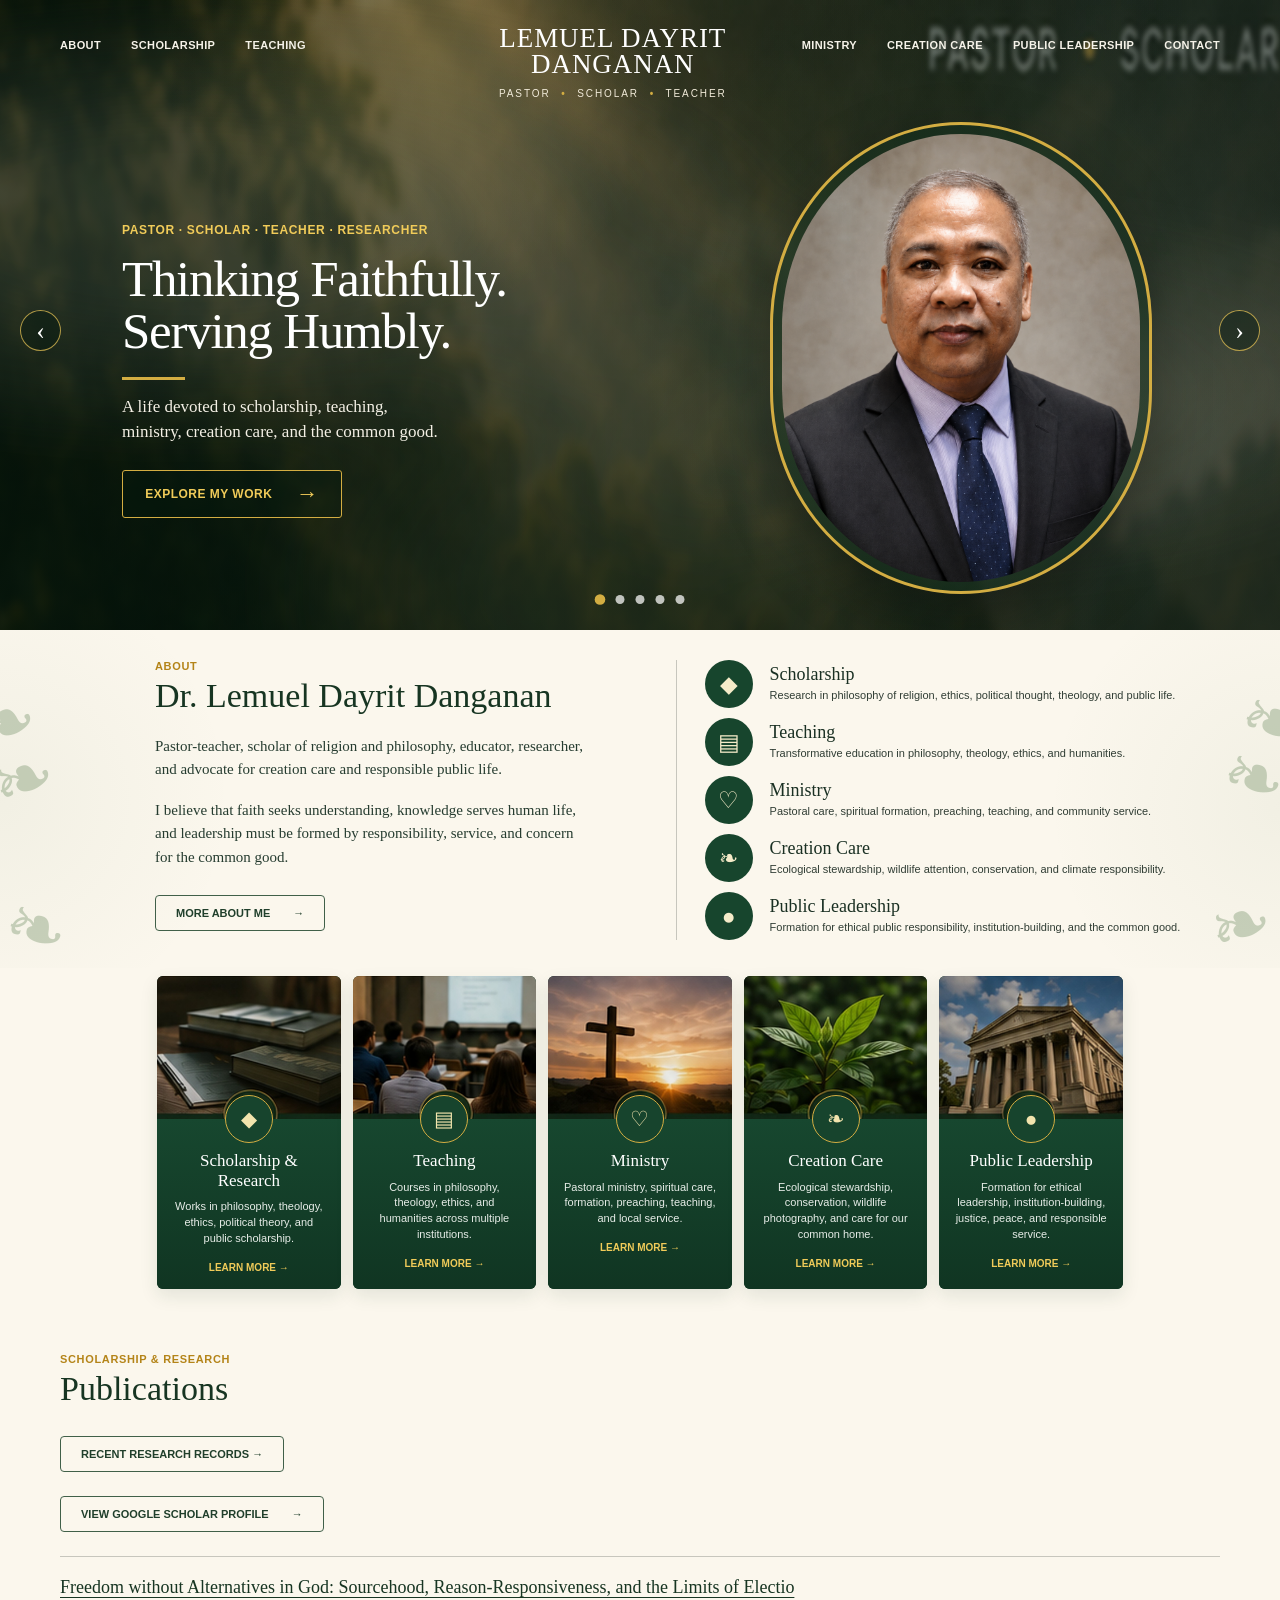
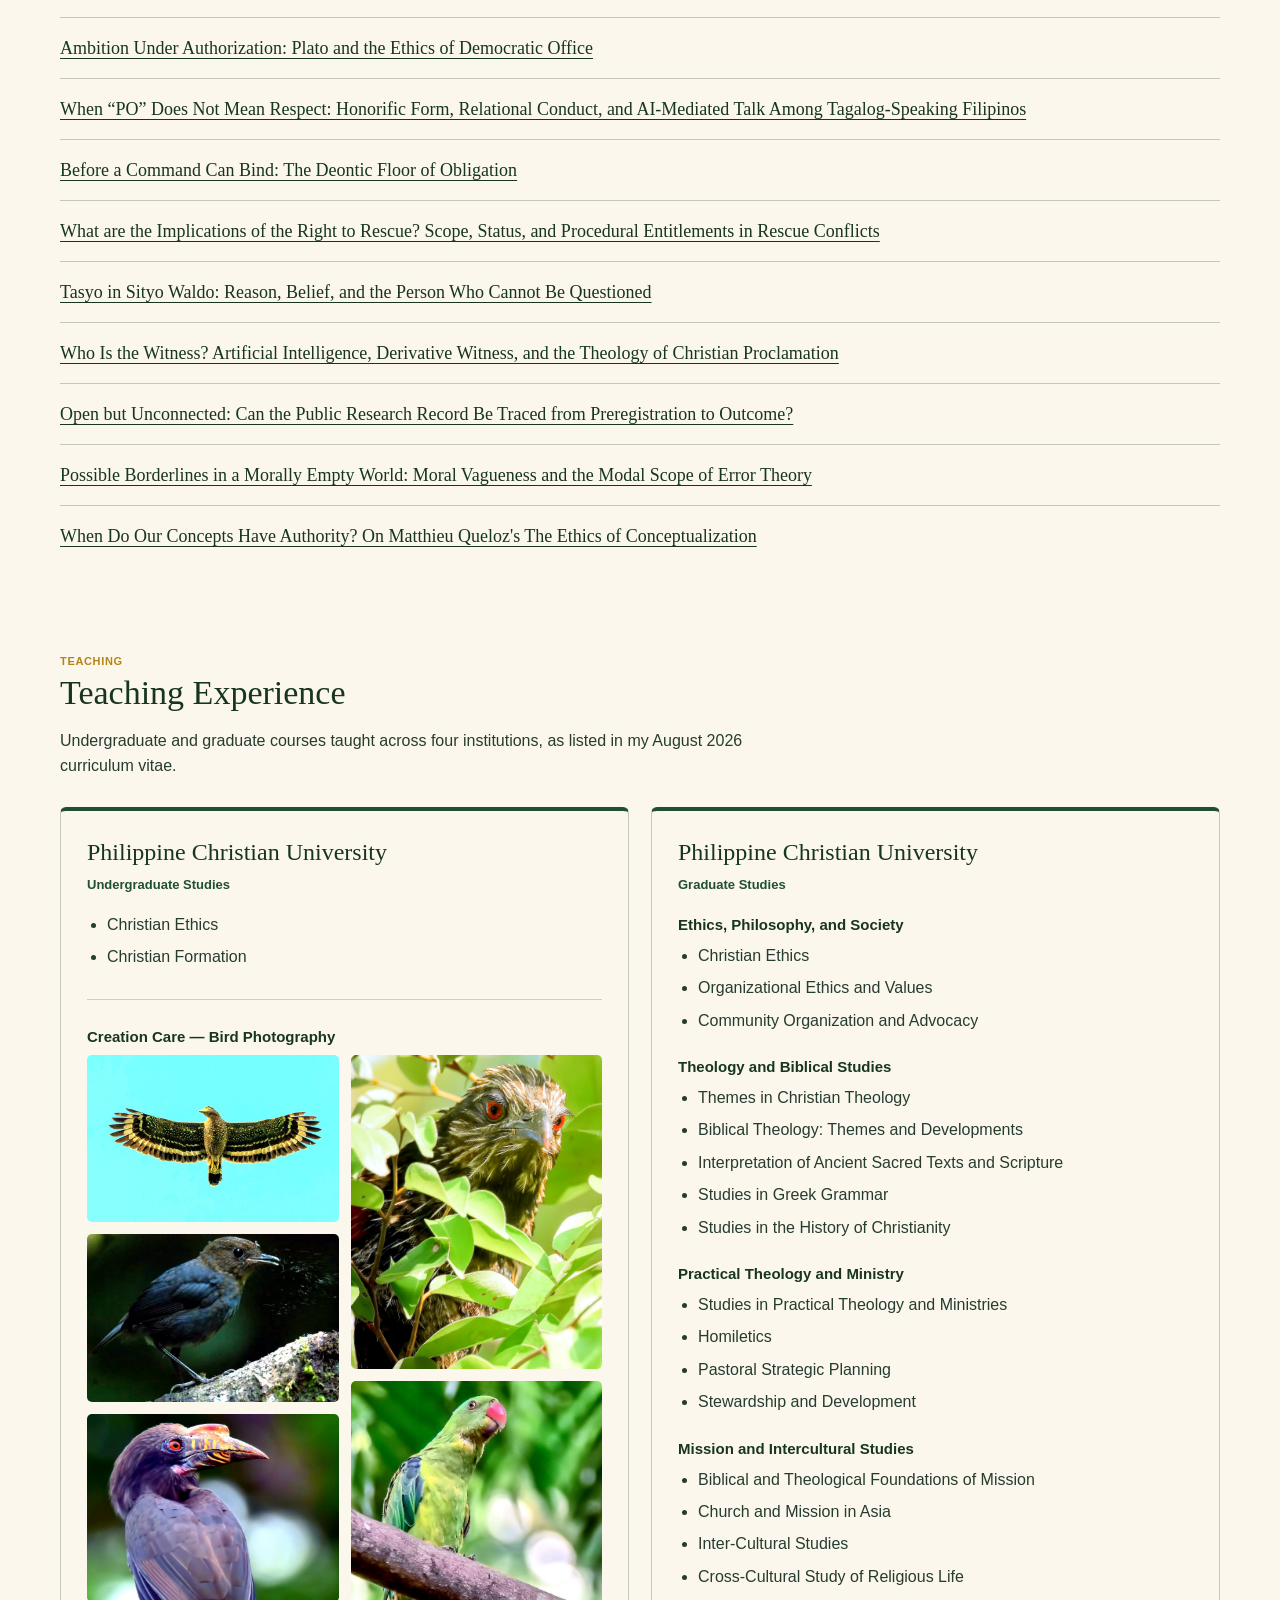
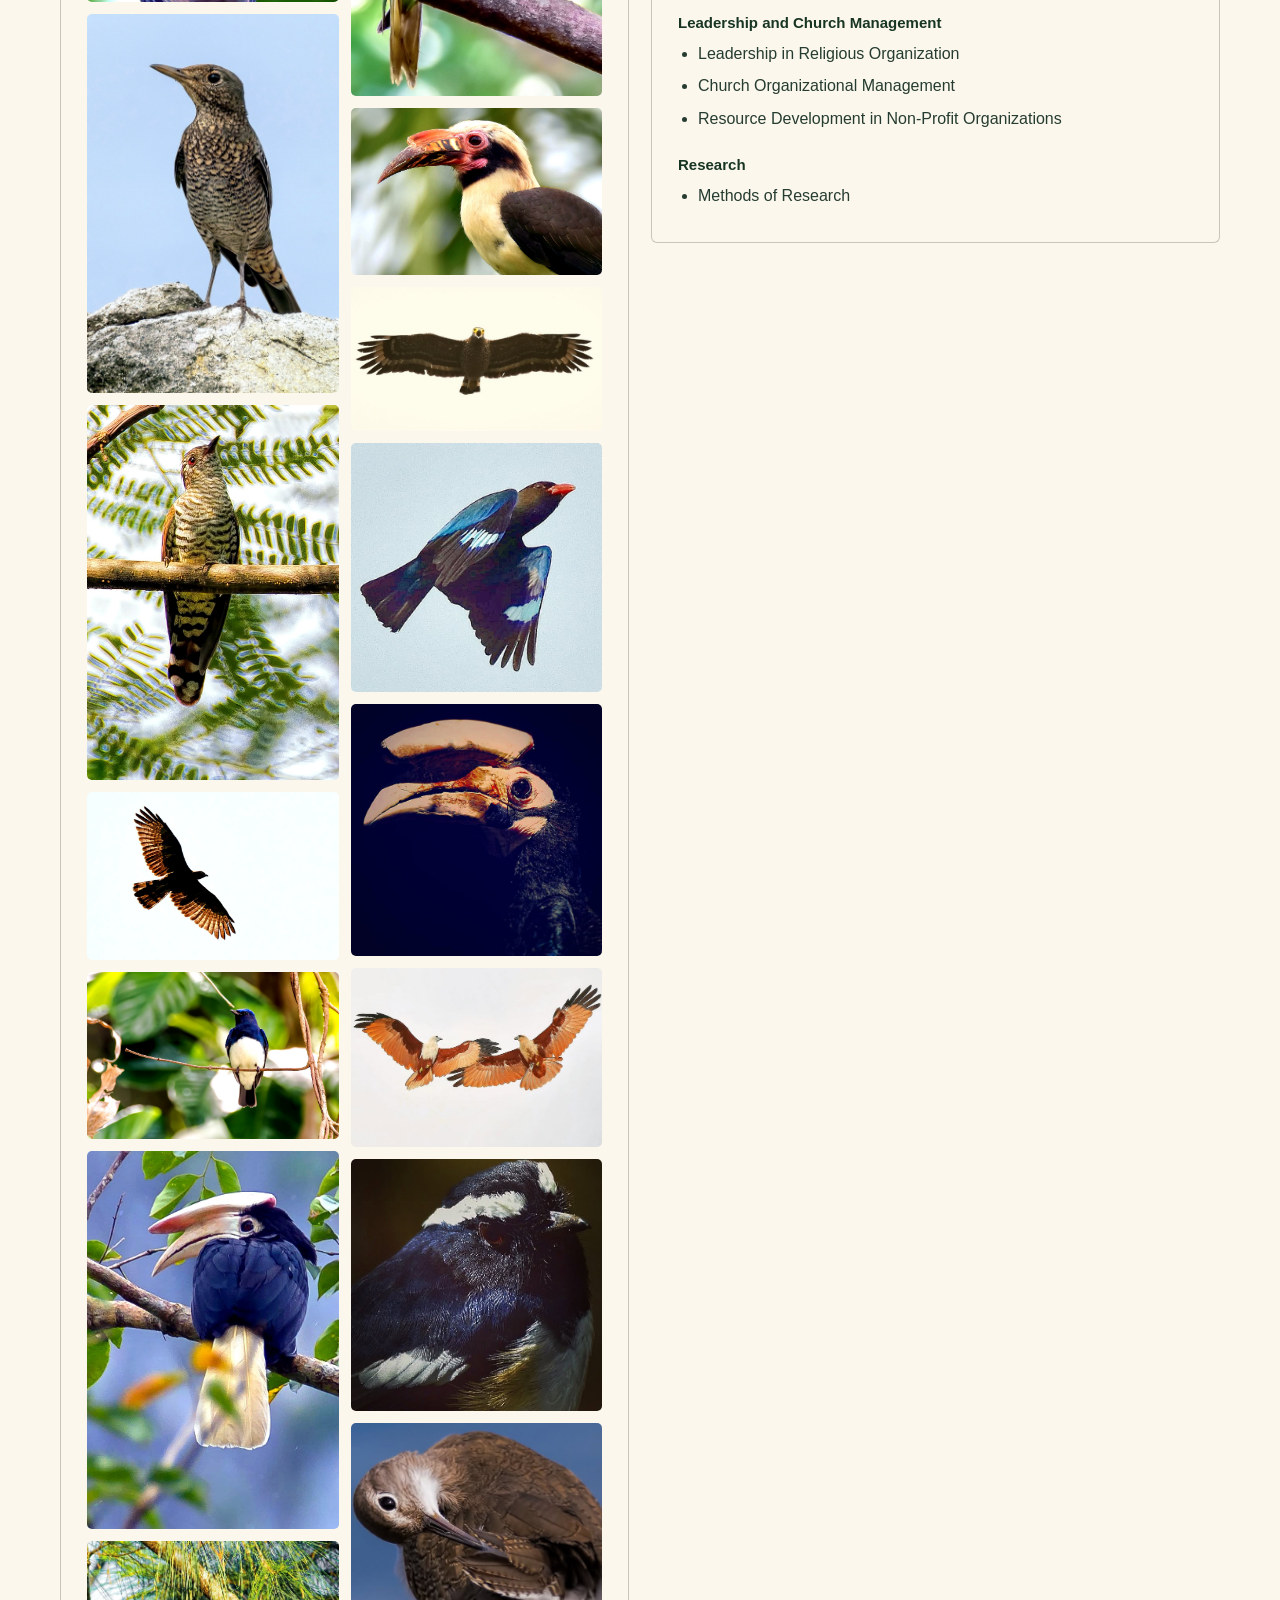
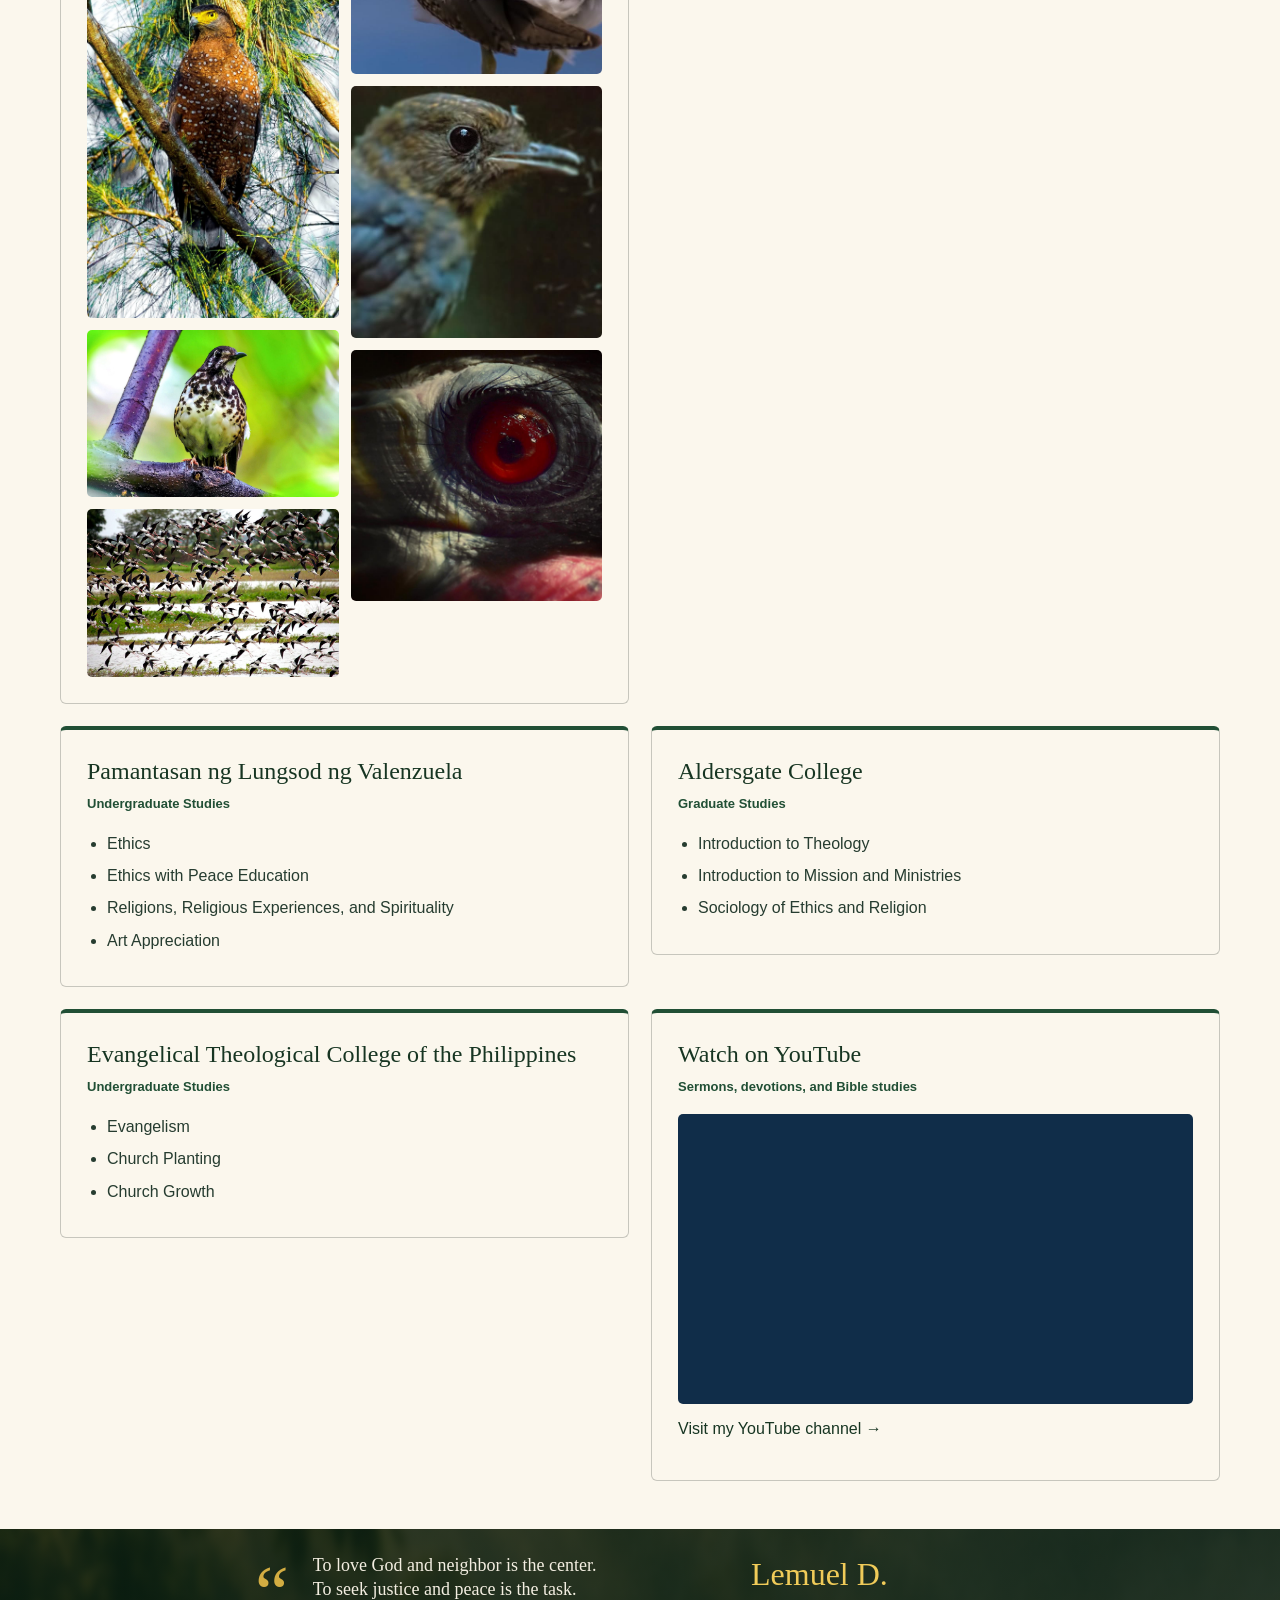
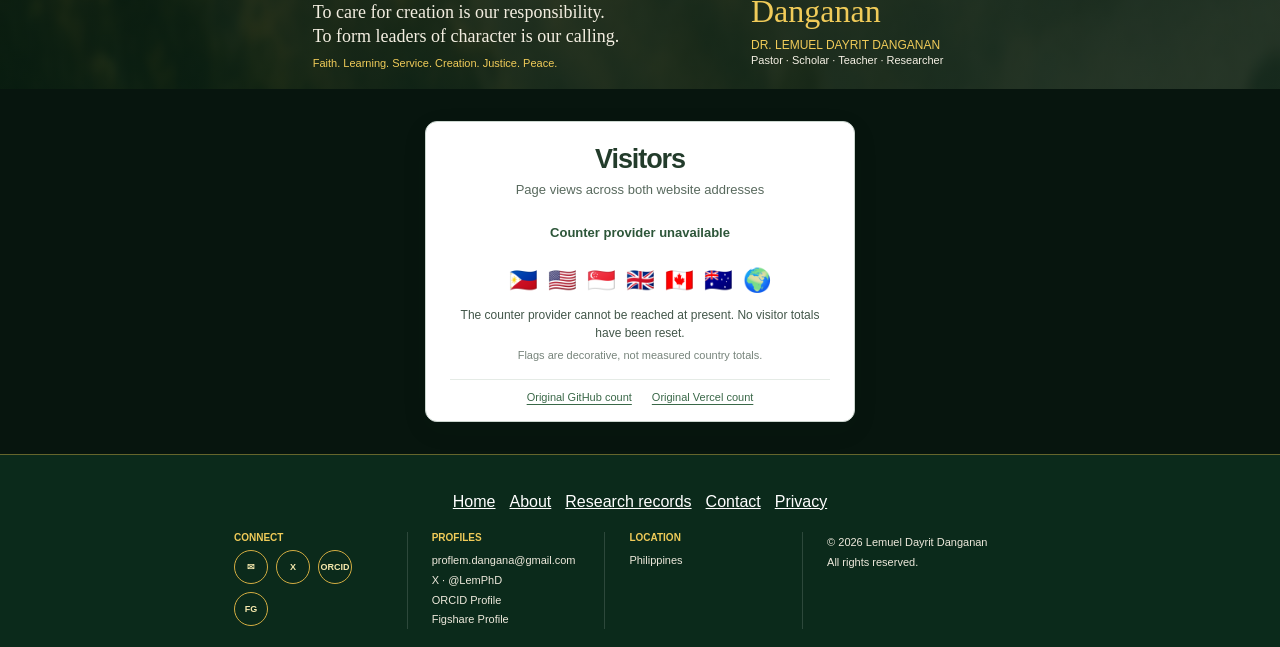
<file: index.html>
<!DOCTYPE html>
<html lang="en">
<head>
<meta charset="UTF-8">
<meta name="viewport" content="width=device-width, initial-scale=1.0">
<title>Lemuel Dayrit Danganan | Pastor · Scholar · Teacher</title>
<meta name="description" content="Personal website of Lemuel Dayrit Danganan — pastor-teacher, scholar, educator, researcher, creation-care advocate, and public leadership formation.">
<style>
:root{
  --deep:#092115;
  --forest:#123d28;
  --forest2:#1b5335;
  --green:#214f35;
  --cream:#f5f0e4;
  --paper:#fbf7ed;
  --gold:#d3ad42;
  --gold2:#f0cb59;
  --ink:#173522;
  --body:#263c30;
  --muted:#647267;
}
*{box-sizing:border-box}
html{scroll-behavior:smooth}
body{margin:0;font-family:Arial,Helvetica,sans-serif;background:#07150e;color:#fff}
a{color:inherit;text-decoration:none}
img{display:block;max-width:100%}
.container{width:min(1160px,92vw);margin:auto}

/* HERO */
.hero{
  min-height:595px;
  position:relative;
  overflow:hidden;
  background:
    linear-gradient(90deg,rgba(3,19,10,.70) 0%,rgba(5,24,14,.42) 42%,rgba(5,20,12,.48) 100%),
    linear-gradient(180deg,rgba(4,16,9,.14),rgba(2,16,8,.54)),
    url("assets/site-image-01.jpg") center/cover no-repeat;
}
.hero:after{
  content:"";
  position:absolute;inset:0;
  background:
    radial-gradient(circle at 33% 8%,rgba(246,206,94,.18),transparent 25%),
    radial-gradient(circle at 77% 48%,rgba(47,90,59,.08),transparent 35%);
  pointer-events:none;
}
.header{
  position:relative;z-index:4;
  height:112px;
  display:grid;
  grid-template-columns:1fr 330px 1fr;
  align-items:start;
  padding-top:26px;
  gap:24px;
}
.nav{
  display:flex;align-items:center;gap:30px;padding-top:13px;
}
.nav.right{justify-content:flex-end}
.nav a{
  color:#f6f3e9;
  text-transform:uppercase;
  letter-spacing:.035em;
  font-size:11px;
  font-weight:700;
  white-space:nowrap;
}
.brand{text-align:center;color:#fff}
.brand-name{
  font-family:Georgia,"Times New Roman",serif;
  font-size:27px;
  line-height:.96;
  letter-spacing:.035em;
  text-transform:uppercase;
}
.brand-role{
  margin-top:10px;
  font-size:10px;
  letter-spacing:.19em;
  text-transform:uppercase;
  color:#f1ead9;
}
.brand-role b{color:var(--gold);padding:0 6px}
.mobile-button{display:none}

.hero-main{
  position:relative;z-index:3;
  min-height:465px;
  display:grid;
  grid-template-columns:1.06fr .94fr;
  align-items:center;
  gap:55px;
  padding:10px 0 36px;
}
.hero-copy{padding-left:62px;margin-top:25px}
.eyebrow{
  color:var(--gold2);
  font-weight:700;
  text-transform:uppercase;
  letter-spacing:.055em;
  font-size:12px;
  margin-bottom:16px;
}
.hero h1{
  margin:0;
  font-family:Georgia,"Times New Roman",serif;
  font-weight:400;
  font-size:51px;
  line-height:1.03;
  letter-spacing:-.025em;
}
.accent{width:63px;height:3px;background:var(--gold);margin:19px 0 14px}
.lede{
  margin:0;
  max-width:410px;
  font-family:Georgia,"Times New Roman",serif;
  font-size:17px;
  line-height:1.48;
  color:#f4f0e5;
}
.cta{
  display:inline-flex;
  margin-top:26px;
  min-width:220px;height:48px;
  align-items:center;justify-content:center;gap:24px;
  border:1px solid var(--gold);
  color:var(--gold2);
  font-size:12px;font-weight:800;
  letter-spacing:.04em;text-transform:uppercase;
  border-radius:3px;
  background:rgba(4,26,14,.38);
}
.cta span{font-size:22px;font-weight:400}

.portrait-wrap{display:flex;justify-content:center;align-items:center}
.portrait{
  width:382px;height:472px;
  border:3px solid var(--gold);
  border-radius:50% / 43%;
  padding:9px;
  background:rgba(15,51,31,.38);
  box-shadow:0 20px 55px rgba(0,0,0,.34);
  overflow:hidden;
}
.portrait img{
  width:100%;height:100%;object-fit:cover;object-position:center 20%;
  border-radius:inherit;
}
.arrow{
  position:absolute;top:310px;z-index:5;
  width:41px;height:41px;border:1px solid rgba(240,203,89,.72);
  border-radius:50%;display:grid;place-items:center;
  color:#fff;font-size:26px;font-family:Georgia,serif;
  background:rgba(5,24,14,.38);cursor:pointer;transition:.2s ease;outline:none
}
.arrow:hover,.arrow:focus-visible{background:rgba(211,173,66,.20);transform:scale(1.05)}
.arrow.left{left:20px}.arrow.right{right:20px}
.dots{
  position:absolute;z-index:4;bottom:26px;left:50%;
  transform:translateX(-50%);
  display:flex;gap:11px
}
.dots button{width:9px;height:9px;border-radius:50%;background:#fff;display:block;border:0;padding:0;cursor:pointer;opacity:.72;transition:.2s ease}
.dots button.active{background:var(--gold);opacity:1;transform:scale(1.18)}

/* ABOUT */
.about{
  background:
    radial-gradient(circle at 0 50%,rgba(92,124,78,.06),transparent 18%),
    radial-gradient(circle at 100% 52%,rgba(92,124,78,.06),transparent 18%),
    var(--paper);
  color:var(--body);
  position:relative;
  padding:30px 0 28px;
  overflow:hidden;
}
.leaves{position:absolute;color:#6f8d63;opacity:.36;font-size:74px;line-height:.8}
.leaves.l1{left:-16px;top:62px;transform:rotate(-18deg)}
.leaves.l2{left:5px;bottom:10px;transform:rotate(18deg)}
.leaves.r1{right:-14px;top:60px;transform:rotate(18deg)}
.leaves.r2{right:8px;bottom:14px;transform:rotate(-16deg)}
.about-grid{
  display:grid;
  grid-template-columns:1.05fr 1fr;
  gap:44px;
}
.about-left{padding:0 8px 0 95px}
.label{
  color:#b48418;text-transform:uppercase;letter-spacing:.06em;
  font-size:11px;font-weight:700;margin-bottom:6px
}
.about h2{
  margin:0 0 20px;
  color:var(--ink);
  font:400 34px/1.08 Georgia,"Times New Roman",serif
}
.about-left p{
  font:15px/1.55 Georgia,"Times New Roman",serif;
  margin:0 0 18px;
  max-width:430px
}
.more{
  margin-top:8px;display:inline-flex;gap:23px;align-items:center;
  border:1px solid #416049;border-radius:4px;padding:11px 20px;
  color:#203f2b;font-size:11px;font-weight:800;text-transform:uppercase
}
.focus-list{
  border-left:1px solid #c7c6bd;
  padding-left:28px;display:grid;gap:10px
}
.focus{
  display:grid;grid-template-columns:50px 1fr;gap:15px;align-items:center
}
.focus-icon{
  width:48px;height:48px;border-radius:50%;background:#17452d;
  display:grid;place-items:center;color:#f5ebc9;font-size:23px
}
.focus h3{
  margin:0;color:#1a3023;
  font:400 18px/1.1 Georgia,"Times New Roman",serif
}
.focus p{margin:3px 0 0;font-size:11px;line-height:1.35;color:#303d34}

/* CARDS */
.work{background:var(--paper);padding:8px 30px 24px}
.work-grid{
  max-width:966px;margin:auto;
  display:grid;grid-template-columns:repeat(5,1fr);gap:12px
}
.work-card{
  min-height:310px;border-radius:6px;overflow:hidden;background:#103c27;
  box-shadow:0 7px 18px rgba(24,55,36,.10);
  display:flex;flex-direction:column
}
.card-image{height:143px;background-size:cover;background-position:center}
.card-body{
  flex:1;position:relative;background:linear-gradient(180deg,#17472f,#103522);
  color:#fff;text-align:center;padding:32px 14px 14px
}
.round-icon{
  position:absolute;left:50%;top:0;transform:translate(-50%,-50%);
  width:48px;height:48px;border-radius:50%;
  background:#17442d;border:1px solid var(--gold);
  display:grid;place-items:center;color:#f2e4ad;font-size:21px
}
.card-body h3{font:400 17px/1.15 Georgia,serif;margin:0 0 9px}
.card-body p{font-size:11px;line-height:1.45;color:#e7ede8;margin:0}
.learn{
  display:inline-block;color:var(--gold2);font-size:10px;font-weight:800;
  text-transform:uppercase;margin-top:15px
}

/* QUOTE */
.quote-area{
  background:
    linear-gradient(rgba(7,30,18,.76),rgba(7,30,18,.82)),
    url("assets/site-image-02.jpg") center/cover;
  padding:25px 0 20px;
}
.quote-grid{
  display:grid;grid-template-columns:1.2fr .8fr;gap:85px;
  max-width:770px;margin:auto;align-items:center
}
.quote-block{display:flex;gap:24px}
.quote-mark{font:76px/1 Georgia,serif;color:var(--gold)}
.quote-text{font:18px/1.32 Georgia,serif;color:#f3eee1}
.quote-text small{
  display:block;color:var(--gold2);font:11px Arial,sans-serif;
  margin-top:8px
}
.sign{font:32px "Segoe Script","Brush Script MT",cursive;color:var(--gold2)}
.person{margin-top:8px;color:var(--gold2);font-size:12px}
.roles{font-size:11px;color:#f5f0e4;margin-top:2px}

/* FOOTER */
footer{background:#0b2a1b;border-top:1px solid rgba(211,173,66,.45);padding:16px 0 18px}
.footer-grid{
  max-width:860px;margin:auto;
  display:grid;grid-template-columns:1fr 1fr 1fr 1.35fr;
  gap:0;color:#eee9dc
}
.foot{padding:0 24px;border-right:1px solid rgba(255,255,255,.14);min-height:58px}
.foot:last-child{border-right:0}
.foot b{display:block;color:var(--gold2);font-size:10px;text-transform:uppercase;margin-bottom:7px}
.foot span,.foot a{font-size:11px;color:#eee9dc;line-height:1.6}
.socials{display:flex;gap:8px;flex-wrap:wrap}
.socials a{
  width:34px;height:34px;border:1px solid var(--gold);border-radius:50%;
  display:grid;place-items:center;font-size:9px;color:#f4e7ac;font-weight:700;
  transition:.2s ease
}
.socials a:hover,.socials a:focus-visible{background:rgba(211,173,66,.18);transform:translateY(-2px);outline:none}

@media(max-width:950px){
  .header{grid-template-columns:1fr 250px 1fr}
  .nav{gap:13px}.nav a{font-size:9px}
  .brand-name{font-size:22px}
  .hero-main{gap:20px}
  .hero-copy{padding-left:20px}
  .portrait{width:330px;height:420px}
  .work-grid{grid-template-columns:repeat(2,1fr)}
  .work-card:last-child{grid-column:1/-1}
}
@media(max-width:720px){
  .hero{min-height:auto}
  .header{height:auto;min-height:82px;grid-template-columns:1fr 42px;align-items:center;padding-top:0}
  .nav{display:none}
  .brand{text-align:left}
  .brand-name{font-size:18px}
  .brand-role{font-size:8px;letter-spacing:.1em}
  .mobile-button{display:block;border:0;background:none;color:white;font-size:24px}
  .hero-main{grid-template-columns:1fr;padding:10px 0 65px}
  .portrait-wrap{order:-1}
  .portrait{width:min(330px,78vw);height:min(410px,96vw)}
  .hero-copy{padding:0 8px}
  .hero h1{font-size:44px}
  .arrow{display:none}
  .about-grid{grid-template-columns:1fr}
  .about-left{padding:0}
  .focus-list{border-left:0;padding-left:0}
  .work-grid{grid-template-columns:1fr}
  .work-card:last-child{grid-column:auto}
  .quote-grid{grid-template-columns:1fr;gap:25px;padding:0 22px}
  .footer-grid{grid-template-columns:1fr 1fr}
  .foot{border:0;margin-bottom:16px}
}
button{font:inherit}

/* Scholarship publications */
.scholarship{background:var(--paper);color:var(--body);padding:40px 0}
.scholarship h2{margin:0 0 20px;color:var(--ink);font:400 34px/1.08 Georgia,"Times New Roman",serif}
.publication-list{list-style:none;margin:24px 0 0;padding:0}
.publication-list li{border-top:1px solid #c7c6bd}
.publication-list a{display:block;padding:17px 0;color:var(--ink);font:18px/1.45 Georgia,"Times New Roman",serif;text-decoration:underline;text-underline-offset:4px}
.publication-list a:hover{color:#8a6512}
.publication-list a:focus-visible{outline:2px solid var(--gold);outline-offset:4px}

.teaching-section{background:var(--paper);color:var(--body);padding:48px 0}
.teaching-section h2{margin:0 0 16px;font:400 34px/1.15 Georgia,serif;color:var(--ink)}
.teaching-intro{max-width:740px;line-height:1.6;margin:0 0 28px}
.teaching-grid{display:grid;grid-template-columns:repeat(2,minmax(0,1fr));gap:22px;align-items:start}
.teaching-institution{background:#fbf7ed;border:1px solid #c7c6bd;border-top:4px solid #214f35;border-radius:6px;padding:26px}
.teaching-institution h3{margin:0;font:400 24px/1.25 Georgia,serif;color:var(--ink)}
.teaching-level{color:#214f35;font-size:13px;font-weight:700;margin:10px 0 20px}
.teaching-institution h4{font-size:15px;color:var(--ink);margin:24px 0 10px}
.teaching-institution ul{padding-left:20px;margin:0;line-height:1.65}
.teaching-institution li{margin:6px 0}
@media(max-width:720px){.teaching-grid{grid-template-columns:1fr}.teaching-institution{padding:22px}}

.bird-gallery{margin-top:28px;border-top:1px solid #c3d5c9;padding-top:4px}
.bird-photo-grid{display:block;column-count:2;column-gap:12px}
.bird-photo-grid a{display:block;break-inside:avoid;margin-bottom:12px;border-radius:5px;overflow:hidden}
.bird-photo-grid img{display:block;width:100%;height:auto}
.bird-photo-grid a:focus-visible{outline:3px solid var(--gold);outline-offset:3px}
.youtube-card{width:100%;box-sizing:border-box}.youtube-player{position:relative;width:100%;aspect-ratio:16/9;border-radius:5px;overflow:hidden;background:#102d49}.youtube-player iframe{position:absolute;inset:0;width:100%;height:100%;border:0}.youtube-card a{color:var(--ink)}
</style>
<link rel="stylesheet" href="assets/motion.css">
<script async src="https://pagead2.googlesyndication.com/pagead/js/adsbygoogle.js?client=ca-pub-7505640015662375" crossorigin="anonymous"></script>
<meta name="google-adsense-account" content="ca-pub-7505640015662375">
<link rel="canonical" href="https://lemueldanganan.github.io/">
<link rel="stylesheet" href="assets/readiness.css">
</head>
<body>
<a class="skip-link" href="#main-content">Skip to content</a>
<main id="main-content">

<section class="hero" id="home">
  <div class="container header">
    <nav class="nav">
      <a href="#about">About</a>
      <a href="#scholarship">Scholarship</a>
      <a href="#teaching">Teaching</a>
    </nav>

    <a href="#home" class="brand">
      <div class="brand-name">Lemuel Dayrit<br>Danganan</div>
      <div class="brand-role">Pastor <b>•</b> Scholar <b>•</b> Teacher</div>
    </a>

    <nav class="nav right">
      <a href="https://www.facebook.com/nwmmd" target="_blank" rel="noopener noreferrer">Ministry</a>
      <a href="#creation-care">Creation Care</a>
      <a href="#work">Public Leadership</a>
      <a href="#contact">Contact</a>
    </nav>

  </div>

  <div class="container hero-main">
    <div class="hero-copy" id="heroCopy">
      <div class="eyebrow" id="heroEyebrow">Pastor · Scholar · Teacher · Researcher</div>
      <h1 id="heroTitle">Thinking Faithfully.<br>Serving Humbly.</h1>
      <div class="accent"></div>
      <p class="lede" id="heroLede">A life devoted to scholarship, teaching,<br>ministry, creation care, and the common good.</p>
      <a class="cta" id="heroCta" href="#about">Explore My Work <span>→</span></a>
    </div>

    <div class="portrait-wrap">
      <div class="portrait">
        <img src="assets/site-image-03.png" alt="Lemuel Dayrit Danganan">
      </div>
    </div>
  </div>

  <button class="arrow left" id="slidePrev" type="button" aria-label="Previous slide">‹</button>
  <button class="arrow right" id="slideNext" type="button" aria-label="Next slide">›</button>
  <div class="dots" id="slideDots" aria-label="Hero slides">
    <button class="active" type="button" aria-label="Slide 1"></button>
    <button type="button" aria-label="Slide 2"></button>
    <button type="button" aria-label="Slide 3"></button>
    <button type="button" aria-label="Slide 4"></button>
    <button type="button" aria-label="Slide 5"></button>
  </div>
</section>

<section class="about" id="about">
  <div class="leaves l1">❧<br>❧</div><div class="leaves l2">❧</div>
  <div class="leaves r1">❧<br>❧</div><div class="leaves r2">❧</div>

  <div class="container about-grid">
    <div class="about-left">
      <div class="label">About</div>
      <h2>Dr. Lemuel Dayrit Danganan</h2>
      <p>Pastor-teacher, scholar of religion and philosophy, educator, researcher, and advocate for creation care and responsible public life.</p>
      <p>I believe that faith seeks understanding, knowledge serves human life, and leadership must be formed by responsibility, service, and concern for the common good.</p>
      <a href="about.html" class="more">More About Me <span>→</span></a>
    </div>

    <div class="focus-list">
      <div class="focus"><div class="focus-icon">◆</div><div><h3>Scholarship</h3><p>Research in philosophy of religion, ethics, political thought, theology, and public life.</p></div></div>
      <div class="focus"><div class="focus-icon">▤</div><div><h3>Teaching</h3><p>Transformative education in philosophy, theology, ethics, and humanities.</p></div></div>
      <div class="focus"><div class="focus-icon">♡</div><div><h3>Ministry</h3><p>Pastoral care, spiritual formation, preaching, teaching, and community service.</p></div></div>
      <div class="focus"><div class="focus-icon">❧</div><div><h3>Creation Care</h3><p>Ecological stewardship, wildlife attention, conservation, and climate responsibility.</p></div></div>
      <div class="focus"><div class="focus-icon">●</div><div><h3>Public Leadership</h3><p>Formation for ethical public responsibility, institution-building, and the common good.</p></div></div>
    </div>
  </div>
</section>

<section class="work" id="work">
  <div class="work-grid">
    <article class="work-card">
      <div class="card-image" style="background-image:url('assets/site-image-04.jpg')"></div>
      <div class="card-body"><div class="round-icon">◆</div><h3>Scholarship & Research</h3><p>Works in philosophy, theology, ethics, political theory, and public scholarship.</p><a class="learn" href="#scholarship">Learn More →</a></div>
    </article>
    <article class="work-card">
      <div class="card-image" style="background-image:url('assets/site-image-05.jpg')"></div>
      <div class="card-body"><div class="round-icon">▤</div><h3>Teaching</h3><p>Courses in philosophy, theology, ethics, and humanities across multiple institutions.</p><a class="learn" href="#teaching">Learn More →</a></div>
    </article>
    <article class="work-card">
      <div class="card-image" style="background-image:url('assets/site-image-06.jpg')"></div>
      <div class="card-body"><div class="round-icon">♡</div><h3>Ministry</h3><p>Pastoral ministry, spiritual care, formation, preaching, teaching, and local service.</p><a class="learn" href="https://www.facebook.com/nwmmd" target="_blank" rel="noopener noreferrer">Learn More →</a></div>
    </article>
    <article class="work-card">
      <div class="card-image" style="background-image:url('assets/site-image-07.jpg')"></div>
      <div class="card-body"><div class="round-icon">❧</div><h3>Creation Care</h3><p>Ecological stewardship, conservation, wildlife photography, and care for our common home.</p><a class="learn" href="#creation-care">Learn More →</a></div>
    </article>
    <article class="work-card">
      <div class="card-image" style="background-image:url('assets/site-image-08.jpg')"></div>
      <div class="card-body"><div class="round-icon">●</div><h3>Public Leadership</h3><p>Formation for ethical leadership, institution-building, justice, peace, and responsible service.</p><a class="learn" href="#details">Learn More →</a></div>
    </article>
  </div>
</section>

<section class="scholarship" id="scholarship" aria-labelledby="scholarship-heading">
  <div class="container">
    <div class="label">Scholarship &amp; Research</div>
    <h2 id="scholarship-heading">Publications</h2>
<p><a class="more" href="publications.html">Recent research records →</a></p>
    <p><a class="more" href="https://scholar.google.com/citations?user=EsGz4xsAAAAJ&amp;hl=en" target="_blank" rel="noopener noreferrer">View Google Scholar Profile <span aria-hidden="true">→</span></a></p>
    <ul class="publication-list">
      <li><a href="https://scholar.google.com/citations?view_op=view_citation&amp;hl=en&amp;user=EsGz4xsAAAAJ&amp;citation_for_view=EsGz4xsAAAAJ:4TOpqqG69KYC" target="_blank" rel="noopener noreferrer">Freedom without Alternatives in God: Sourcehood, Reason-Responsiveness, and the Limits of Electio</a></li>
      <li><a href="https://scholar.google.com/citations?view_op=view_citation&amp;hl=en&amp;user=EsGz4xsAAAAJ&amp;citation_for_view=EsGz4xsAAAAJ:_kc_bZDykSQC" target="_blank" rel="noopener noreferrer">Ambition Under Authorization: Plato and the Ethics of Democratic Office</a></li>
      <li><a href="https://scholar.google.com/citations?view_op=view_citation&amp;hl=en&amp;user=EsGz4xsAAAAJ&amp;citation_for_view=EsGz4xsAAAAJ:YOwf2qJgpHMC" target="_blank" rel="noopener noreferrer">When “PO” Does Not Mean Respect: Honorific Form, Relational Conduct, and AI-Mediated Talk Among Tagalog-Speaking Filipinos</a></li>
      <li><a href="https://scholar.google.com/citations?view_op=view_citation&amp;hl=en&amp;user=EsGz4xsAAAAJ&amp;citation_for_view=EsGz4xsAAAAJ:ULOm3_A8WrAC" target="_blank" rel="noopener noreferrer">Before a Command Can Bind: The Deontic Floor of Obligation</a></li>
      <li><a href="https://scholar.google.com/citations?view_op=view_citation&amp;hl=en&amp;user=EsGz4xsAAAAJ&amp;citation_for_view=EsGz4xsAAAAJ:Zph67rFs4hoC" target="_blank" rel="noopener noreferrer">What are the Implications of the Right to Rescue? Scope, Status, and Procedural Entitlements in Rescue Conflicts</a></li>
      <li><a href="https://scholar.google.com/citations?view_op=view_citation&amp;hl=en&amp;user=EsGz4xsAAAAJ&amp;citation_for_view=EsGz4xsAAAAJ:KlAtU1dfN6UC" target="_blank" rel="noopener noreferrer">Tasyo in Sityo Waldo: Reason, Belief, and the Person Who Cannot Be Questioned</a></li>
      <li><a href="https://scholar.google.com/citations?view_op=view_citation&amp;hl=en&amp;user=EsGz4xsAAAAJ&amp;citation_for_view=EsGz4xsAAAAJ:MXK_kJrjxJIC" target="_blank" rel="noopener noreferrer">Who Is the Witness? Artificial Intelligence, Derivative Witness, and the Theology of Christian Proclamation</a></li>
      <li><a href="https://scholar.google.com/citations?view_op=view_citation&amp;hl=en&amp;user=EsGz4xsAAAAJ&amp;citation_for_view=EsGz4xsAAAAJ:8k81kl-MbHgC" target="_blank" rel="noopener noreferrer">Open but Unconnected: Can the Public Research Record Be Traced from Preregistration to Outcome?</a></li>
      <li><a href="https://scholar.google.com/citations?view_op=view_citation&amp;hl=en&amp;user=EsGz4xsAAAAJ&amp;citation_for_view=EsGz4xsAAAAJ:kNdYIx-mwKoC" target="_blank" rel="noopener noreferrer">Possible Borderlines in a Morally Empty World: Moral Vagueness and the Modal Scope of Error Theory</a></li>
      <li><a href="https://scholar.google.com/citations?view_op=view_citation&amp;hl=en&amp;user=EsGz4xsAAAAJ&amp;citation_for_view=EsGz4xsAAAAJ:3fE2CSJIrl8C" target="_blank" rel="noopener noreferrer">When Do Our Concepts Have Authority? On Matthieu Queloz's The Ethics of Conceptualization</a></li>
    </ul>
  </div>
</section>

<section class="teaching-section" id="teaching" aria-labelledby="teaching-heading"><div class="container"><div class="label">Teaching</div><h2 id="teaching-heading">Teaching Experience</h2><p class="teaching-intro">Undergraduate and graduate courses taught across four institutions, as listed in my August 2026 curriculum vitae.</p><div class="teaching-grid"><article class="teaching-institution"><h3>Philippine Christian University</h3><p class="teaching-level">Undergraduate Studies</p><ul><li>Christian Ethics</li><li>Christian Formation</li></ul><div class="bird-gallery" id="creation-care" aria-labelledby="bird-gallery-heading"><h4 id="bird-gallery-heading">Creation Care — Bird Photography</h4><div class="bird-photo-grid"><a href="assets/gallery-01.jpg" target="_blank" rel="noopener noreferrer" aria-label="Open bird photograph 1"><img src="assets/gallery-01.jpg" alt="Bird photograph by Lemuel Danganan, image 1" loading="lazy"></a><a href="assets/gallery-02.jpg" target="_blank" rel="noopener noreferrer" aria-label="Open bird photograph 2"><img src="assets/gallery-02.jpg" alt="Bird photograph by Lemuel Danganan, image 2" loading="lazy"></a><a href="assets/gallery-03.jpg" target="_blank" rel="noopener noreferrer" aria-label="Open bird photograph 3"><img src="assets/gallery-03.jpg" alt="Bird photograph by Lemuel Danganan, image 3" loading="lazy"></a><a href="assets/gallery-04.jpg" target="_blank" rel="noopener noreferrer" aria-label="Open bird photograph 4"><img src="assets/gallery-04.jpg" alt="Bird photograph by Lemuel Danganan, image 4" loading="lazy"></a><a href="assets/gallery-05.jpg" target="_blank" rel="noopener noreferrer" aria-label="Open bird photograph 5"><img src="assets/gallery-05.jpg" alt="Bird photograph by Lemuel Danganan, image 5" loading="lazy"></a><a href="assets/gallery-06.jpg" target="_blank" rel="noopener noreferrer" aria-label="Open bird photograph 6"><img src="assets/gallery-06.jpg" alt="Bird photograph by Lemuel Danganan, image 6" loading="lazy"></a><a href="assets/gallery-07.jpg" target="_blank" rel="noopener noreferrer" aria-label="Open bird photograph 7"><img src="assets/gallery-07.jpg" alt="Bird photograph by Lemuel Danganan, image 7" loading="lazy"></a><a href="assets/gallery-08.jpg" target="_blank" rel="noopener noreferrer" aria-label="Open bird photograph 8"><img src="assets/gallery-08.jpg" alt="Bird photograph by Lemuel Danganan, image 8" loading="lazy"></a><a href="assets/gallery-09.jpg" target="_blank" rel="noopener noreferrer" aria-label="Open bird photograph 9"><img src="assets/gallery-09.jpg" alt="Bird photograph by Lemuel Danganan, image 9" loading="lazy"></a><a href="assets/gallery-10.jpg" target="_blank" rel="noopener noreferrer" aria-label="Open bird photograph 10"><img src="assets/gallery-10.jpg" alt="Bird photograph by Lemuel Danganan, image 10" loading="lazy"></a><a href="assets/gallery-11.jpg" target="_blank" rel="noopener noreferrer" aria-label="Open bird photograph 11"><img src="assets/gallery-11.jpg" alt="Bird photograph by Lemuel Danganan, image 11" loading="lazy"></a><a href="assets/gallery-12.jpg" target="_blank" rel="noopener noreferrer" aria-label="Open bird photograph 12"><img src="assets/gallery-12.jpg" alt="Bird photograph by Lemuel Danganan, image 12" loading="lazy"></a><a href="assets/gallery-13.jpg" target="_blank" rel="noopener noreferrer" aria-label="Open bird photograph 13"><img src="assets/gallery-13.jpg" alt="Bird photograph by Lemuel Danganan, image 13" loading="lazy"></a><a href="assets/gallery-14.jpg" target="_blank" rel="noopener noreferrer" aria-label="Open bird photograph 14"><img src="assets/gallery-14.jpg" alt="Bird photograph by Lemuel Danganan, image 14" loading="lazy"></a><a href="https://www.instagram.com/dakuykoy7/p/Bd-LdcZnL00/" target="_blank" rel="noopener noreferrer" aria-label="View Instagram bird photograph 1"><img src="assets/site-image-09.jpg" alt="Bird photograph by Lemuel Danganan from Instagram, image 1" loading="lazy"></a><a href="https://www.instagram.com/dakuykoy7/p/BRfxjJKlk-E/" target="_blank" rel="noopener noreferrer" aria-label="View Instagram bird photograph 2"><img src="assets/site-image-10.jpg" alt="Bird photograph by Lemuel Danganan from Instagram, image 2" loading="lazy"></a><a href="https://www.instagram.com/dakuykoy7/p/BRe6DOgluPu/" target="_blank" rel="noopener noreferrer" aria-label="View Instagram bird photograph 3"><img src="assets/site-image-11.jpg" alt="Bird photograph by Lemuel Danganan from Instagram, image 3" loading="lazy"></a><a href="https://www.instagram.com/dakuykoy7/p/BQedZwJhthn/" target="_blank" rel="noopener noreferrer" aria-label="View Instagram bird photograph 4"><img src="assets/site-image-12.jpg" alt="Bird photograph by Lemuel Danganan from Instagram, image 4" loading="lazy"></a><a href="https://www.instagram.com/dakuykoy7/p/BPw8Yneh71Q/" target="_blank" rel="noopener noreferrer" aria-label="View Instagram bird photograph 5"><img src="assets/site-image-13.jpg" alt="Bird photograph by Lemuel Danganan from Instagram, image 5" loading="lazy"></a><a href="https://www.instagram.com/dakuykoy7/p/BLgXkFFB6nL/" target="_blank" rel="noopener noreferrer" aria-label="View Instagram bird photograph 6"><img src="assets/site-image-14.jpg" alt="Bird photograph by Lemuel Danganan from Instagram, image 6" loading="lazy"></a><a href="https://www.instagram.com/dakuykoy7/p/BLY7QPoBhKi/" target="_blank" rel="noopener noreferrer" aria-label="View Instagram bird photograph 7"><img src="assets/site-image-15.jpg" alt="Bird photograph by Lemuel Danganan from Instagram, image 7" loading="lazy"></a><a href="https://www.instagram.com/dakuykoy7/p/BRgNN5EF3Ew/" target="_blank" rel="noopener noreferrer" aria-label="View Luzon Hornbill eye photograph on Instagram"><img src="assets/site-image-16.jpg" alt="Close-up of a Luzon Hornbill eye by Lemuel Danganan" loading="lazy"></a></div></div></article><article class="teaching-institution"><h3>Philippine Christian University</h3><p class="teaching-level">Graduate Studies</p><h4>Ethics, Philosophy, and Society</h4><ul><li>Christian Ethics</li><li>Organizational Ethics and Values</li><li>Community Organization and Advocacy</li></ul><h4>Theology and Biblical Studies</h4><ul><li>Themes in Christian Theology</li><li>Biblical Theology: Themes and Developments</li><li>Interpretation of Ancient Sacred Texts and Scripture</li><li>Studies in Greek Grammar</li><li>Studies in the History of Christianity</li></ul><h4>Practical Theology and Ministry</h4><ul><li>Studies in Practical Theology and Ministries</li><li>Homiletics</li><li>Pastoral Strategic Planning</li><li>Stewardship and Development</li></ul><h4>Mission and Intercultural Studies</h4><ul><li>Biblical and Theological Foundations of Mission</li><li>Church and Mission in Asia</li><li>Inter-Cultural Studies</li><li>Cross-Cultural Study of Religious Life</li></ul><h4>Leadership and Church Management</h4><ul><li>Leadership in Religious Organization</li><li>Church Organizational Management</li><li>Resource Development in Non-Profit Organizations</li></ul><h4>Research</h4><ul><li>Methods of Research</li></ul></article><article class="teaching-institution"><h3>Pamantasan ng Lungsod ng Valenzuela</h3><p class="teaching-level">Undergraduate Studies</p><ul><li>Ethics</li><li>Ethics with Peace Education</li><li>Religions, Religious Experiences, and Spirituality</li><li>Art Appreciation</li></ul></article><article class="teaching-institution"><h3>Aldersgate College</h3><p class="teaching-level">Graduate Studies</p><ul><li>Introduction to Theology</li><li>Introduction to Mission and Ministries</li><li>Sociology of Ethics and Religion</li></ul></article><article class="teaching-institution"><h3>Evangelical Theological College of the Philippines</h3><p class="teaching-level">Undergraduate Studies</p><ul><li>Evangelism</li><li>Church Planting</li><li>Church Growth</li></ul></article><article class="teaching-institution youtube-card" id="youtube"><h3>Watch on YouTube</h3><p class="teaching-level">Sermons, devotions, and Bible studies</p><div class="youtube-player"><iframe src="https://www.youtube.com/embed/dkUCwzchvog?playlist=dkUCwzchvog,vw060zK3v1o,NdDGDnCk4r0,t_fYSuSwhV0,KbqLWd0WASY" title="Dr. Lemuel Danganan — YouTube videos" loading="lazy" referrerpolicy="strict-origin-when-cross-origin" allow="accelerometer; autoplay; clipboard-write; encrypted-media; gyroscope; picture-in-picture; web-share" allowfullscreen></iframe></div><p><a href="https://www.youtube.com/channel/UCsOE5oJipNWvdywA95esdnQ" target="_blank" rel="noopener noreferrer">Visit my YouTube channel →</a></p></article></div></div></section>
<section class="quote-area" id="details">
  <div class="quote-grid">
    <div class="quote-block">
      <div class="quote-mark">“</div>
      <div class="quote-text">
        To love God and neighbor is the center.<br>
        To seek justice and peace is the task.<br>
        To care for creation is our responsibility.<br>
        To form leaders of character is our calling.
        <small>Faith. Learning. Service. Creation. Justice. Peace.</small>
      </div>
    </div>
    <div>
      <div class="sign">Lemuel D. Danganan</div>
      <div class="person">DR. LEMUEL DAYRIT DANGANAN</div>
      <div class="roles">Pastor · Scholar · Teacher · Researcher</div>
    </div>
  </div>
</section>

</main>
<footer id="contact"><nav class="site-links" aria-label="Site information"><a href="index.html">Home</a><a href="about.html">About</a><a href="publications.html">Research records</a><a href="contact.html">Contact</a><a href="privacy.html">Privacy</a></nav>
  <div class="footer-grid">
    <div class="foot">
      <b>Connect</b>
      <div class="socials">
        <a href="mailto:proflem.dangana@gmail.com" aria-label="Email" title="Email">✉</a>
        <a href="https://x.com/LemPhD" target="_blank" rel="noopener noreferrer" aria-label="X @LemPhD" title="X @LemPhD">X</a>
        <a href="https://orcid.org/0009-0009-9863-0185" target="_blank" rel="noopener noreferrer" aria-label="ORCID" title="ORCID">ORCID</a>
        <a href="https://figshare.com/authors/Lemuel_Danganan/24611157" target="_blank" rel="noopener noreferrer" aria-label="Figshare" title="Figshare">FG</a>
      </div>
    </div>
    <div class="foot">
      <b>Profiles</b>
      <a href="mailto:proflem.dangana@gmail.com">proflem.dangana@gmail.com</a><br>
      <a href="https://x.com/LemPhD" target="_blank" rel="noopener noreferrer">X · @LemPhD</a><br>
      <a href="https://orcid.org/0009-0009-9863-0185" target="_blank" rel="noopener noreferrer">ORCID Profile</a><br>
      <a href="https://figshare.com/authors/Lemuel_Danganan/24611157" target="_blank" rel="noopener noreferrer">Figshare Profile</a>
    </div>
    <div class="foot"><b>Location</b><span>Philippines</span></div>
    <div class="foot"><span>© <span id="year"></span> Lemuel Dayrit Danganan<br>All rights reserved.</span></div>
  </div>
</footer>

<script>
document.getElementById("year").textContent = new Date().getFullYear();

const slides = [
  {
    eyebrow: "Pastor · Scholar · Teacher · Researcher",
    title: "Thinking Faithfully.<br>Serving Humbly.",
    lede: "A life devoted to scholarship, teaching,<br>ministry, creation care, and the common good.",
    cta: "Explore My Work",
    href: "#about"
  },
  {
    eyebrow: "Scholarship & Research",
    title: "Studying Responsibility.<br>Seeking Wisdom.",
    lede: "Research in philosophy, theology, ethics,<br>religion, political thought, and public life.",
    cta: "View Scholarship",
    href: "#scholarship"
  },
  {
    eyebrow: "Teaching & Formation",
    title: "Teaching for Understanding.<br>Forming Judgment.",
    lede: "Education that joins careful thought,<br>human dignity, responsibility, and service.",
    cta: "View Teaching",
    href: "#teaching"
  },
  {
    eyebrow: "Ministry & Creation Care",
    title: "Serving People.<br>Caring for Creation.",
    lede: "Pastoral presence, community formation,<br>ecological responsibility, and care.",
    cta: "Explore Ministry",
    href: "https://www.facebook.com/nwmmd"
  },
  {
    eyebrow: "Public Leadership",
    title: "Preparing for Responsibility.<br>Before Authority.",
    lede: "Formation for ethical public service,<br>institution-building, justice, and peace.",
    cta: "Explore Leadership",
    href: "#work"
  }
];

let currentSlide = 0;
const heroCopy = document.getElementById("heroCopy");
const eyebrow = document.getElementById("heroEyebrow");
const title = document.getElementById("heroTitle");
const lede = document.getElementById("heroLede");
const cta = document.getElementById("heroCta");
const dots = Array.from(document.querySelectorAll("#slideDots button"));

function showSlide(index) {
  currentSlide = (index + slides.length) % slides.length;
  const s = slides[currentSlide];

  heroCopy.style.opacity = "0";
  heroCopy.style.transform = "translateY(8px)";

  window.setTimeout(() => {
    eyebrow.textContent = s.eyebrow;
    title.innerHTML = s.title;
    lede.innerHTML = s.lede;
    cta.href = s.href;
    cta.innerHTML = s.cta + " <span>→</span>";
    dots.forEach((dot, i) => dot.classList.toggle("active", i === currentSlide));
    heroCopy.style.opacity = "1";
    heroCopy.style.transform = "translateY(0)";
  }, 120);
}

heroCopy.style.transition = "opacity .28s ease, transform .28s ease";

document.getElementById("slidePrev").addEventListener("click", () => showSlide(currentSlide - 1));
document.getElementById("slideNext").addEventListener("click", () => showSlide(currentSlide + 1));
dots.forEach((dot, i) => dot.addEventListener("click", () => showSlide(i)));

let autoAdvance = window.setInterval(() => showSlide(currentSlide + 1), 9000);
const hero = document.querySelector(".hero");

hero.addEventListener("mouseenter", () => window.clearInterval(autoAdvance));
hero.addEventListener("mouseleave", () => {
  window.clearInterval(autoAdvance);
  autoAdvance = window.setInterval(() => showSlide(currentSlide + 1), 9000);
});
</script>
<script src="assets/motion.js" defer></script>
</body>
</html>
</file>
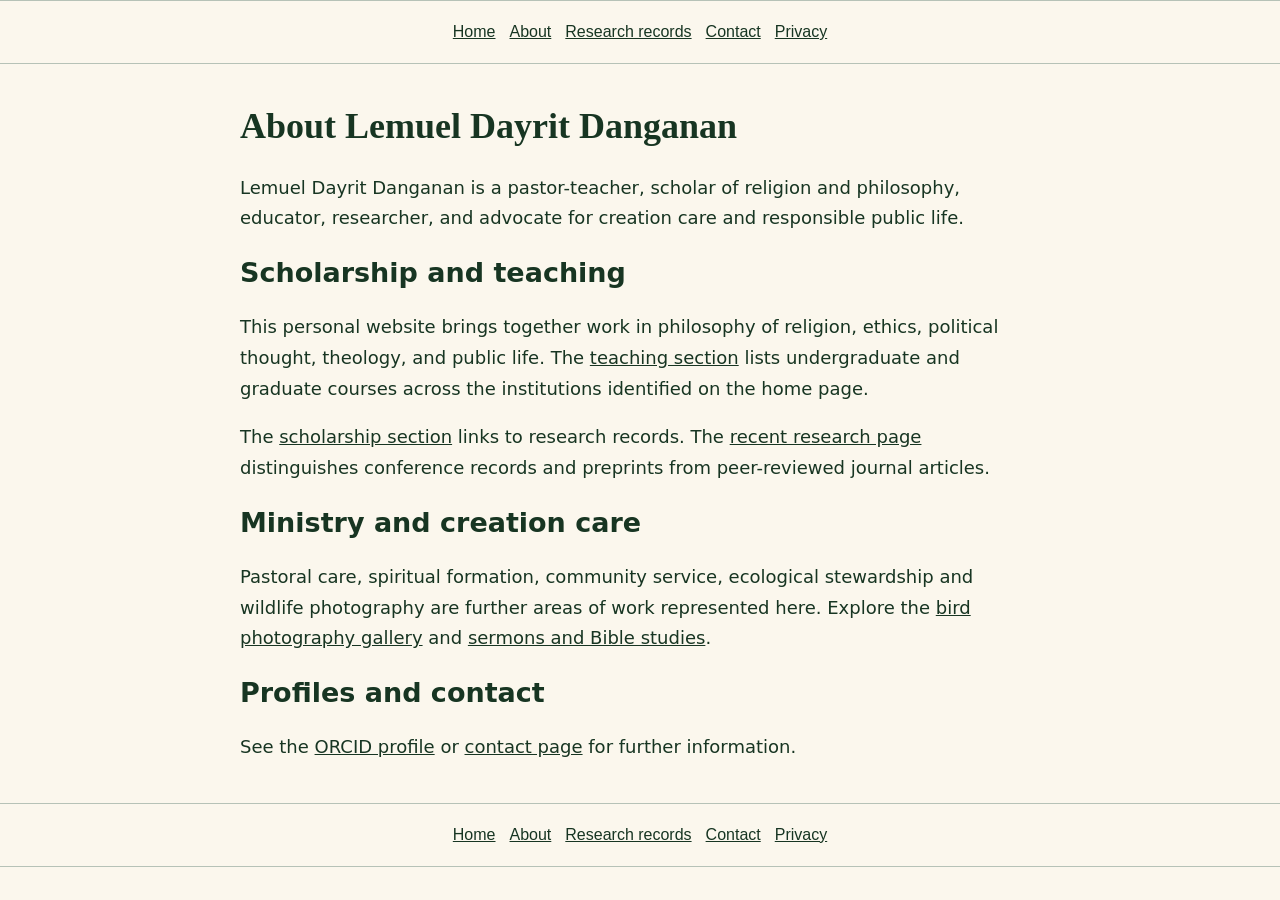
<file: about.html>
<!doctype html>
<html lang="en"><head><meta charset="utf-8"><meta name="viewport" content="width=device-width, initial-scale=1"><title>About Lemuel Dayrit Danganan | Lemuel Danganan</title><meta name="description" content="About the scholarship, teaching, ministry and creation-care work presented on this personal website."><link rel="canonical" href="https://lemueldanganan.github.io/about.html"><link rel="stylesheet" href="assets/readiness.css"><style>body{margin:0;background:#fbf7ed;color:#173522;font:18px/1.7 system-ui,sans-serif}main{max-width:800px;margin:40px auto;padding:0 22px}h1,h2{line-height:1.25}a{color:inherit}header,footer{border-block:1px solid #b6c2b7}h1{font-family:Georgia,serif}p,li{overflow-wrap:anywhere}</style></head><body><a class="skip-link" href="#main-content">Skip to content</a><header><nav class="site-links" aria-label="Site information"><a href="index.html">Home</a><a href="about.html">About</a><a href="publications.html">Research records</a><a href="contact.html">Contact</a><a href="privacy.html">Privacy</a></nav></header><main id="main-content"><h1>About Lemuel Dayrit Danganan</h1><p>Lemuel Dayrit Danganan is a pastor-teacher, scholar of religion and philosophy, educator, researcher, and advocate for creation care and responsible public life.</p><h2>Scholarship and teaching</h2><p>This personal website brings together work in philosophy of religion, ethics, political thought, theology, and public life. The <a href="index.html#teaching">teaching section</a> lists undergraduate and graduate courses across the institutions identified on the home page.</p><p>The <a href="index.html#scholarship">scholarship section</a> links to research records. The <a href="publications.html">recent research page</a> distinguishes conference records and preprints from peer-reviewed journal articles.</p><h2>Ministry and creation care</h2><p>Pastoral care, spiritual formation, community service, ecological stewardship and wildlife photography are further areas of work represented here. Explore the <a href="index.html#creation-care">bird photography gallery</a> and <a href="index.html#youtube">sermons and Bible studies</a>.</p><h2>Profiles and contact</h2><p>See the <a href="https://orcid.org/0009-0009-9863-0185">ORCID profile</a> or <a href="contact.html">contact page</a> for further information.</p></main><footer><nav class="site-links" aria-label="Site information"><a href="index.html">Home</a><a href="about.html">About</a><a href="publications.html">Research records</a><a href="contact.html">Contact</a><a href="privacy.html">Privacy</a></nav></footer></body></html>
</file>
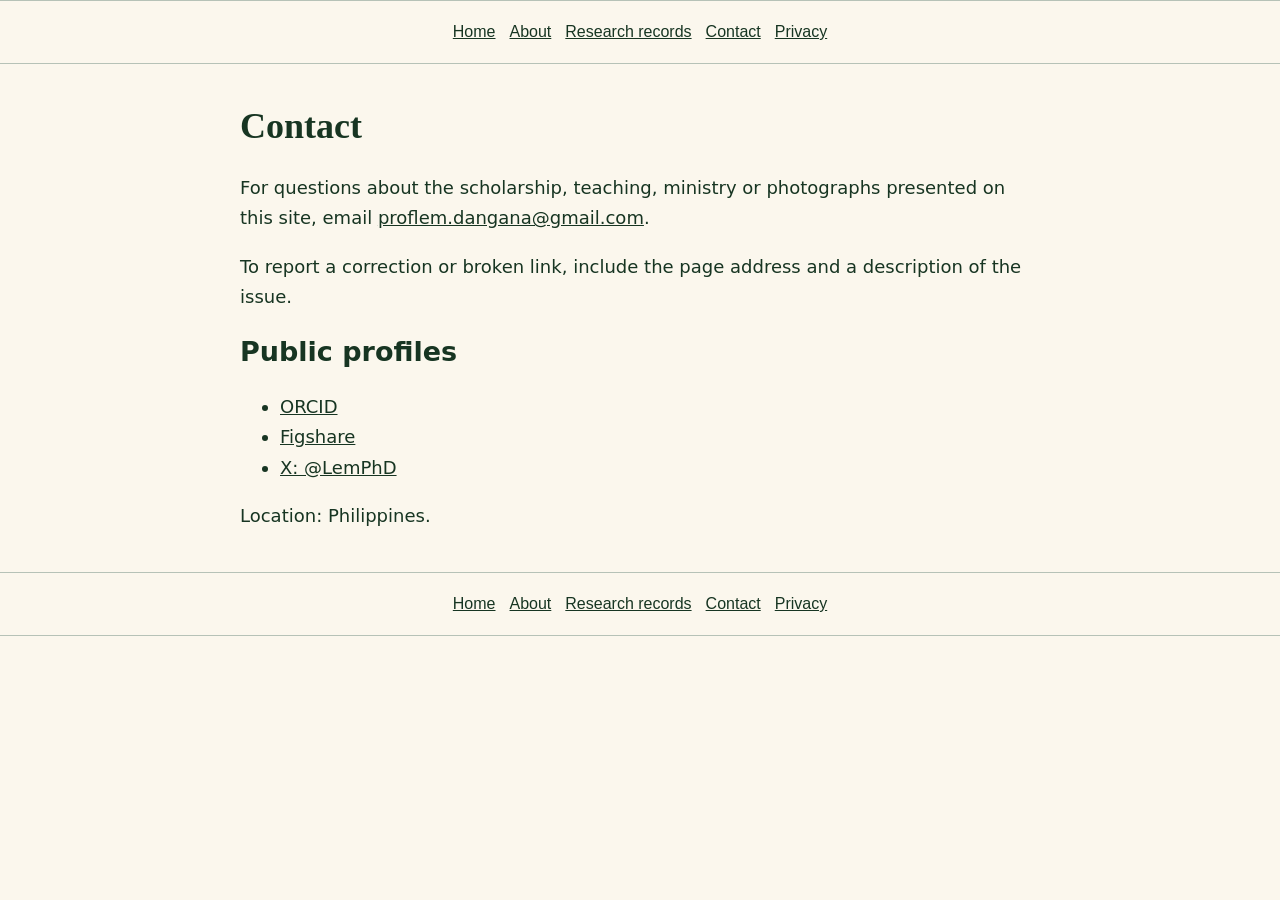
<file: contact.html>
<!doctype html>
<html lang="en"><head><meta charset="utf-8"><meta name="viewport" content="width=device-width, initial-scale=1"><title>Contact | Lemuel Danganan</title><meta name="description" content="Contact Lemuel Dayrit Danganan using the email address and public profiles listed on this website."><link rel="canonical" href="https://lemueldanganan.github.io/contact.html"><link rel="stylesheet" href="assets/readiness.css"><style>body{margin:0;background:#fbf7ed;color:#173522;font:18px/1.7 system-ui,sans-serif}main{max-width:800px;margin:40px auto;padding:0 22px}h1,h2{line-height:1.25}a{color:inherit}header,footer{border-block:1px solid #b6c2b7}h1{font-family:Georgia,serif}p,li{overflow-wrap:anywhere}</style></head><body><a class="skip-link" href="#main-content">Skip to content</a><header><nav class="site-links" aria-label="Site information"><a href="index.html">Home</a><a href="about.html">About</a><a href="publications.html">Research records</a><a href="contact.html">Contact</a><a href="privacy.html">Privacy</a></nav></header><main id="main-content"><h1>Contact</h1><p>For questions about the scholarship, teaching, ministry or photographs presented on this site, email <a href="mailto:proflem.dangana@gmail.com">proflem.dangana@gmail.com</a>.</p><p>To report a correction or broken link, include the page address and a description of the issue.</p><h2>Public profiles</h2><ul><li><a href="https://orcid.org/0009-0009-9863-0185">ORCID</a></li><li><a href="https://figshare.com/authors/Lemuel_Danganan/24611157">Figshare</a></li><li><a href="https://x.com/LemPhD">X: @LemPhD</a></li></ul><p>Location: Philippines.</p></main><footer><nav class="site-links" aria-label="Site information"><a href="index.html">Home</a><a href="about.html">About</a><a href="publications.html">Research records</a><a href="contact.html">Contact</a><a href="privacy.html">Privacy</a></nav></footer></body></html>
</file>
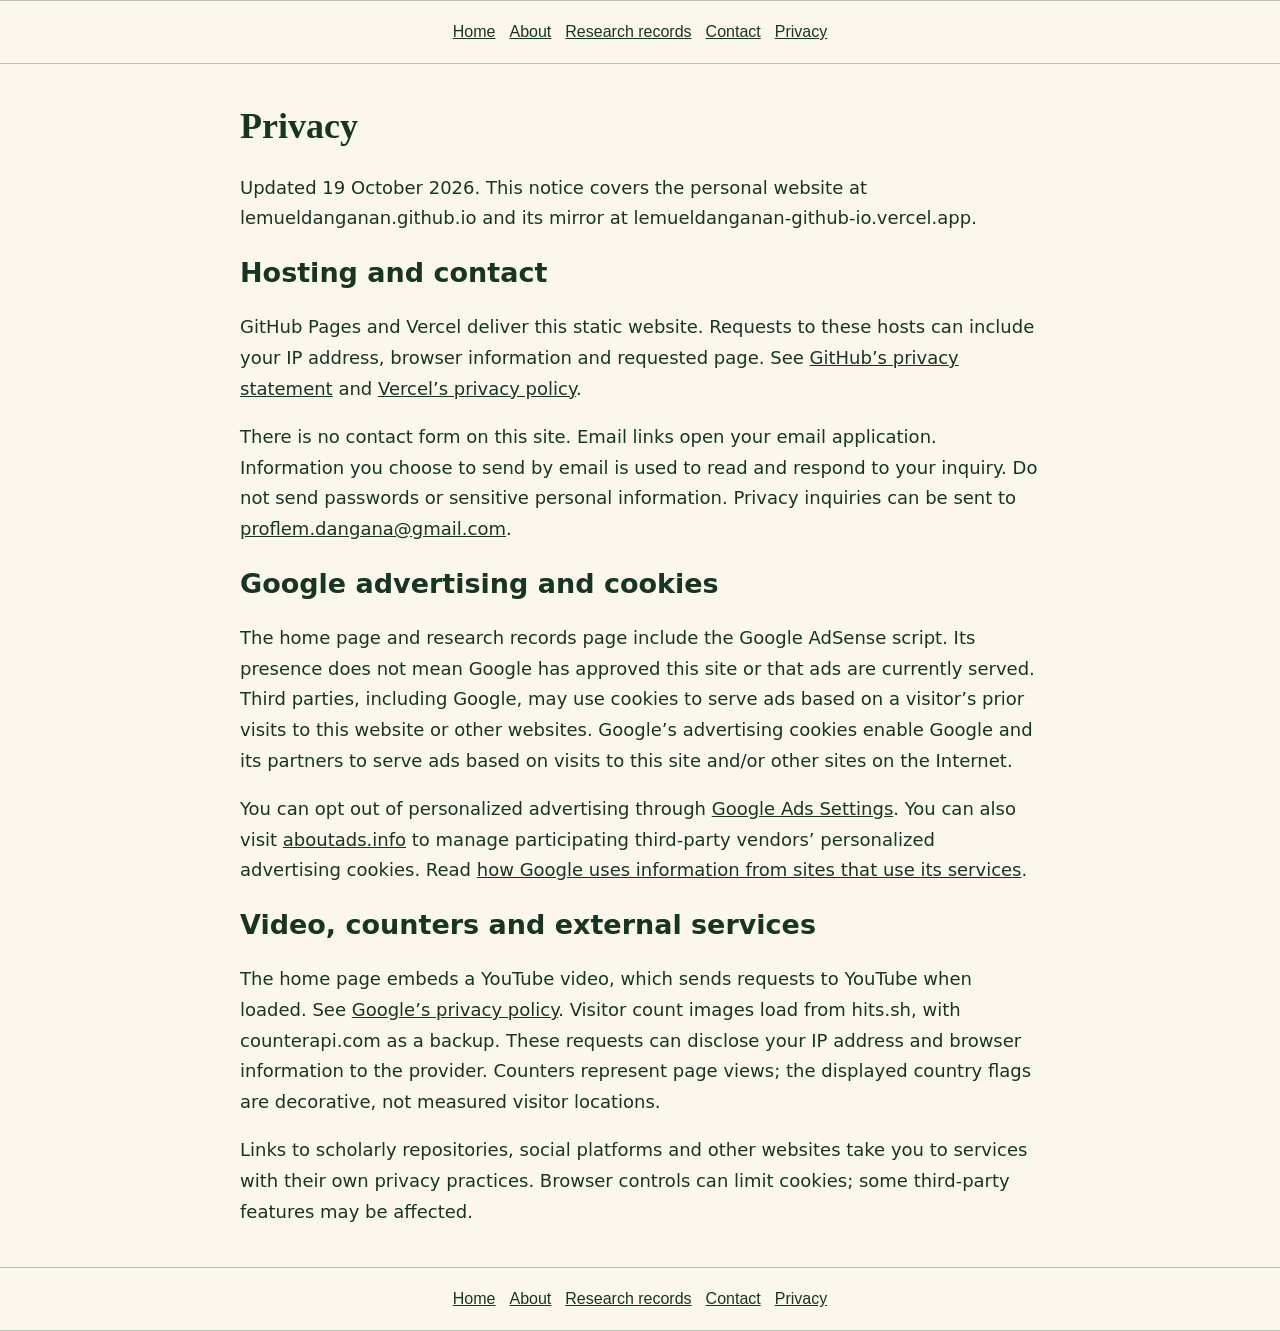
<file: privacy.html>
<!doctype html>
<html lang="en"><head><meta charset="utf-8"><meta name="viewport" content="width=device-width, initial-scale=1"><title>Privacy | Lemuel Danganan</title><meta name="description" content="Privacy information for this personal website, including hosting, advertising, embedded video and visitor counters."><link rel="canonical" href="https://lemueldanganan.github.io/privacy.html"><link rel="stylesheet" href="assets/readiness.css"><style>body{margin:0;background:#fbf7ed;color:#173522;font:18px/1.7 system-ui,sans-serif}main{max-width:800px;margin:40px auto;padding:0 22px}h1,h2{line-height:1.25}a{color:inherit}header,footer{border-block:1px solid #b6c2b7}h1{font-family:Georgia,serif}p,li{overflow-wrap:anywhere}</style></head><body><a class="skip-link" href="#main-content">Skip to content</a><header><nav class="site-links" aria-label="Site information"><a href="index.html">Home</a><a href="about.html">About</a><a href="publications.html">Research records</a><a href="contact.html">Contact</a><a href="privacy.html">Privacy</a></nav></header><main id="main-content"><h1>Privacy</h1><p>Updated 19 October 2026. This notice covers the personal website at lemueldanganan.github.io and its mirror at lemueldanganan-github-io.vercel.app.</p><h2>Hosting and contact</h2><p>GitHub Pages and Vercel deliver this static website. Requests to these hosts can include your IP address, browser information and requested page. See <a href="https://docs.github.com/en/site-policy/privacy-policies/github-general-privacy-statement">GitHub’s privacy statement</a> and <a href="https://vercel.com/legal/privacy-policy">Vercel’s privacy policy</a>.</p><p>There is no contact form on this site. Email links open your email application. Information you choose to send by email is used to read and respond to your inquiry. Do not send passwords or sensitive personal information. Privacy inquiries can be sent to <a href="mailto:proflem.dangana@gmail.com">proflem.dangana@gmail.com</a>.</p><h2>Google advertising and cookies</h2><p>The home page and research records page include the Google AdSense script. Its presence does not mean Google has approved this site or that ads are currently served. Third parties, including Google, may use cookies to serve ads based on a visitor’s prior visits to this website or other websites. Google’s advertising cookies enable Google and its partners to serve ads based on visits to this site and/or other sites on the Internet.</p><p>You can opt out of personalized advertising through <a href="https://www.google.com/settings/ads">Google Ads Settings</a>. You can also visit <a href="https://www.aboutads.info/choices/">aboutads.info</a> to manage participating third-party vendors’ personalized advertising cookies. Read <a href="https://policies.google.com/technologies/partner-sites">how Google uses information from sites that use its services</a>.</p><h2>Video, counters and external services</h2><p>The home page embeds a YouTube video, which sends requests to YouTube when loaded. See <a href="https://policies.google.com/privacy">Google’s privacy policy</a>. Visitor count images load from hits.sh, with counterapi.com as a backup. These requests can disclose your IP address and browser information to the provider. Counters represent page views; the displayed country flags are decorative, not measured visitor locations.</p><p>Links to scholarly repositories, social platforms and other websites take you to services with their own privacy practices. Browser controls can limit cookies; some third-party features may be affected.</p></main><footer><nav class="site-links" aria-label="Site information"><a href="index.html">Home</a><a href="about.html">About</a><a href="publications.html">Research records</a><a href="contact.html">Contact</a><a href="privacy.html">Privacy</a></nav></footer></body></html>
</file>
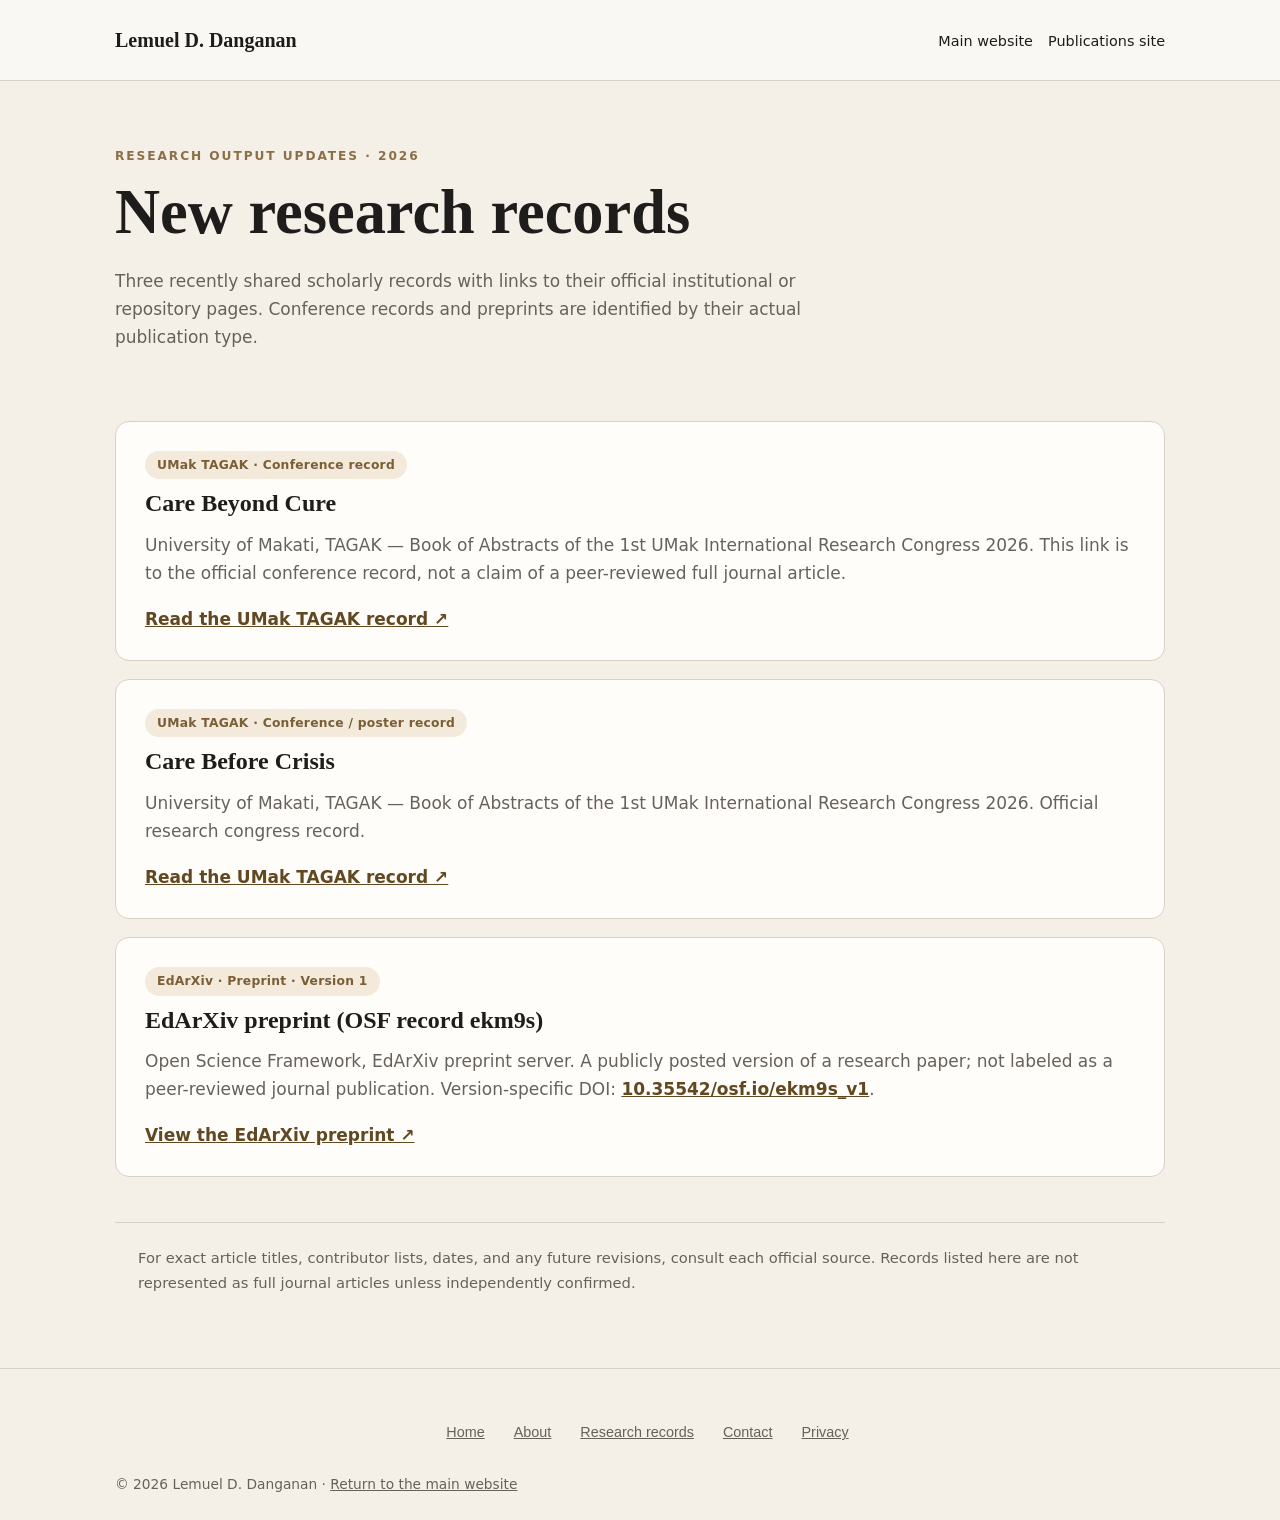
<file: publications.html>
<!doctype html>
<html lang="en"><head><meta charset="utf-8"><meta name="viewport" content="width=device-width, initial-scale=1">
<title>New Research Publications (2026) | Lemuel D. Danganan</title>
<meta name="description" content="Official source links for recent conference abstracts and an EdArXiv preprint by Lemuel D. Danganan.">
<meta name="google-adsense-account" content="ca-pub-7505640015662375">
<script async src="https://pagead2.googlesyndication.com/pagead/js/adsbygoogle.js?client=ca-pub-7505640015662375" crossorigin="anonymous"></script>
<style>:root{--bg:#f4f0e8;--ink:#1e1d1b;--muted:#66615a;--accent:#8b6f47;--line:#d8d0c3;--panel:#fffdfa}
*{box-sizing:border-box}body{background:var(--bg);color:var(--ink);margin:0;font:17px/1.65 system-ui,-apple-system,Segoe UI,sans-serif}a{color:inherit}a:focus-visible{outline:3px solid var(--accent);outline-offset:3px}.wrap{width:min(1050px,90%);margin:0 auto}header{border-bottom:1px solid var(--line);background:#faf8f3}nav{min-height:80px;display:flex;align-items:center;justify-content:space-between;gap:16px;flex-wrap:wrap}nav strong{font-family:Georgia,serif;font-size:1.25rem}nav a{font-size:.9rem;text-decoration:none;margin-left:15px}nav a:hover,.card a:hover{text-decoration:underline}.hero{padding:65px 0 35px}.eyebrow{text-transform:uppercase;letter-spacing:.16em;color:var(--accent);font-size:.76rem;font-weight:750}h1{font-family:Georgia,serif;font-size:clamp(2.2rem,5vw,3.9rem);line-height:1.1;margin:12px 0 20px}h2{font-family:Georgia,serif;line-height:1.24;font-size:1.5rem;margin:10px 0}.lead{color:var(--muted);max-width:740px}.grid{display:grid;gap:18px;margin:18px 0 45px}.card{background:var(--panel);border:1px solid var(--line);border-radius:14px;padding:27px 29px}.kind{display:inline-block;color:#795e36;background:#f3eadb;padding:4px 12px;border-radius:30px;font-size:.77rem;font-weight:750;letter-spacing:.02em}.card p{margin:12px 0 18px;color:var(--muted)}.card a{color:#614820;font-weight:680;overflow-wrap:anywhere}.note{padding:23px;border-top:1px solid var(--line);color:var(--muted);font-size:.92rem;margin:14px 0 50px}footer{padding:24px 0;border-top:1px solid var(--line);font-size:.86rem;color:var(--muted)}@media(max-width:600px){nav{padding:14px 0}nav a{margin-left:0;margin-right:14px}.hero{padding-top:38px}.card{padding:23px}}</style><link rel="canonical" href="https://lemueldanganan.github.io/publications.html"><link rel="stylesheet" href="assets/readiness.css"></head>
<body><header><nav class="wrap"><strong>Lemuel D. Danganan</strong><div><a href="/">Main website</a><a href="https://professor-lemuel-publications.vercel.app/">Publications site</a></div></nav></header>
<main class="wrap"><section class="hero"><div class="eyebrow">Research output updates · 2026</div><h1>New research records</h1><p class="lead">Three recently shared scholarly records with links to their official institutional or repository pages. Conference records and preprints are identified by their actual publication type.</p></section>
<section class="grid" aria-label="Recent research records">
<article class="card"><span class="kind">UMak TAGAK · Conference record</span><h2>Care Beyond Cure</h2><p>University of Makati, TAGAK — Book of Abstracts of the 1st UMak International Research Congress 2026. This link is to the official conference record, not a claim of a peer-reviewed full journal article.</p><a href="https://journals.umak.edu.ph/tagak/article/view/532" rel="noopener noreferrer">Read the UMak TAGAK record ↗</a></article>
<article class="card"><span class="kind">UMak TAGAK · Conference / poster record</span><h2>Care Before Crisis</h2><p>University of Makati, TAGAK — Book of Abstracts of the 1st UMak International Research Congress 2026. Official research congress record.</p><a href="https://journals.umak.edu.ph/tagak/article/view/525" rel="noopener noreferrer">Read the UMak TAGAK record ↗</a></article>
<article class="card"><span class="kind">EdArXiv · Preprint · Version 1</span><h2>EdArXiv preprint (OSF record ekm9s)</h2><p>Open Science Framework, EdArXiv preprint server. A publicly posted version of a research paper; not labeled as a peer-reviewed journal publication. Version-specific DOI: <a href="https://doi.org/10.35542/osf.io/ekm9s_v1">10.35542/osf.io/ekm9s_v1</a>.</p><a href="https://osf.io/preprints/edarxiv/ekm9s_v1" rel="noopener noreferrer">View the EdArXiv preprint ↗</a></article>
</section><p class="note">For exact article titles, contributor lists, dates, and any future revisions, consult each official source. Records listed here are not represented as full journal articles unless independently confirmed.</p></main>
<footer><nav class="site-links" aria-label="Site information"><a href="index.html">Home</a><a href="about.html">About</a><a href="publications.html">Research records</a><a href="contact.html">Contact</a><a href="privacy.html">Privacy</a></nav><div class="wrap">© 2026 Lemuel D. Danganan · <a href="/">Return to the main website</a></div></footer></body></html>
</file>
<file: assets/motion.css>
/* Elegant motion layer */
.hero::before{content:"";position:absolute;inset:-12% -18%;z-index:1;pointer-events:none;background:radial-gradient(ellipse at 24% 38%,rgba(231,238,223,.16) 0 12%,transparent 35%),radial-gradient(ellipse at 68% 60%,rgba(229,238,226,.11) 0 10%,transparent 32%),radial-gradient(ellipse at 48% 85%,rgba(246,218,145,.08) 0 8%,transparent 30%);filter:blur(18px);opacity:.72;animation:mistDrift 18s ease-in-out infinite alternate}
@keyframes mistDrift{0%{transform:translate3d(-2%,0,0) scale(1.03);opacity:.46}50%{transform:translate3d(3%,-1%,0) scale(1.07);opacity:.72}100%{transform:translate3d(-1%,2%,0) scale(1.04);opacity:.52}}
.brand{animation:heroDrop .78s cubic-bezier(.2,.8,.2,1) both}.portrait-wrap{animation:portraitRise 1.05s .12s cubic-bezier(.2,.8,.2,1) both}.hero-copy .eyebrow{animation:copyRise .75s .18s both}.hero-copy h1{animation:copyRise .9s .28s both}.hero-copy .accent{animation:lineGrow .7s .48s both;transform-origin:left center}.hero-copy .lede{animation:copyRise .8s .52s both}.hero-copy .cta{animation:copyRise .8s .65s both}
@keyframes heroDrop{from{opacity:0;transform:translateY(-16px)}to{opacity:1;transform:translateY(0)}}
@keyframes portraitRise{from{opacity:0;transform:translateY(34px) scale(.965)}to{opacity:1;transform:translateY(0) scale(1)}}
@keyframes copyRise{from{opacity:0;transform:translateY(20px)}to{opacity:1;transform:translateY(0)}}
@keyframes lineGrow{from{opacity:0;transform:scaleX(0)}to{opacity:1;transform:scaleX(1)}}
.reveal-motion{opacity:0;transform:translateY(26px) scale(.985);transition:opacity .72s cubic-bezier(.2,.75,.25,1),transform .72s cubic-bezier(.2,.75,.25,1)}.reveal-motion.is-visible{opacity:1;transform:translateY(0) scale(1)}
.work-card.reveal-motion{transform:translateY(34px) scale(.97)}.work-card.reveal-motion.is-visible{transform:translateY(0) scale(1)}
.focus.reveal-motion{transform:translateX(22px)}.focus.reveal-motion.is-visible{transform:translateX(0)}
.work-card{transition:transform .28s ease,box-shadow .28s ease}.work-card:hover{transform:translateY(-6px);box-shadow:0 14px 28px rgba(10,42,25,.20)}
.portrait{transition:transform .38s ease,box-shadow .38s ease}.portrait:hover{transform:translateY(-4px) scale(1.012);box-shadow:0 26px 65px rgba(0,0,0,.40)}
@media(prefers-reduced-motion:reduce){html{scroll-behavior:auto}.hero::before,.brand,.portrait-wrap,.hero-copy .eyebrow,.hero-copy h1,.hero-copy .accent,.hero-copy .lede,.hero-copy .cta{animation:none!important}.reveal-motion{opacity:1!important;transform:none!important;transition:none!important}.work-card,.portrait{transition:none!important}}

#visitor-world-panel{width:min(920px,calc(100% - 32px));box-sizing:border-box;margin:30px auto 20px;padding:16px 20px;border:1px solid rgba(173,138,64,.34);border-radius:16px;background:rgba(255,255,255,.66);box-shadow:0 8px 28px rgba(35,32,25,.06);text-align:center;color:inherit}
#visitor-world-panel .vwp-title{font-size:.76rem;letter-spacing:.17em;text-transform:uppercase;opacity:.68;margin-bottom:9px}
#visitor-world-panel .vwp-row{display:flex;gap:12px 22px;align-items:center;justify-content:center;flex-wrap:wrap}
#visitor-world-panel .counterapi{min-height:28px!important;font-weight:700!important}
#visitor-world-panel .vwp-flags{font-size:1.16rem;letter-spacing:.1em}
#visitor-world-panel .vwp-link{color:inherit;text-decoration:none;border-bottom:1px solid currentColor;opacity:.78;font-size:.9rem}
#visitor-world-panel .vwp-note{margin-top:8px;font-size:.72rem;opacity:.54}
@media(max-width:560px){#visitor-world-panel{margin:22px auto 14px;padding:14px 12px}#visitor-world-panel .vwp-row{gap:9px 14px}}


/* Scroll safety: keep the long-form site reachable on desktop and mobile */
html{height:auto!important;min-height:100%!important;overflow-x:hidden!important;overflow-y:auto!important;scroll-behavior:smooth}
body{height:auto!important;min-height:100vh!important;overflow-x:hidden!important;overflow-y:visible!important;position:relative!important;-webkit-overflow-scrolling:touch}
#visitor-world-panel{position:relative!important;z-index:5!important;display:block!important;clear:both!important}


/* Country-counter inspired panel: restrained, legible, responsive */
#visitor-world-panel.vwp-classic{width:min(440px,calc(100% - 32px));margin:32px auto 24px;padding:16px 18px 12px;border:1px solid #c5c9c7;border-radius:6px;background:#fff;box-shadow:0 2px 9px rgba(0,0,0,.08);color:#212b25;text-align:left;font-family:Arial,Helvetica,sans-serif;box-sizing:border-box}
#visitor-world-panel .vwp-classic-title{margin:0 0 12px;font-size:26px;line-height:1.15;letter-spacing:-.02em;color:#202820;font-weight:700}
#visitor-world-panel .vwp-classic-body{display:flex;flex-direction:column;gap:12px}
#visitor-world-panel .vwp-total-line{display:flex;gap:16px;align-items:baseline;justify-content:space-between;padding:12px 14px;border:1px solid #e4e8e4;border-radius:5px;background:#f7f9f7}
#visitor-world-panel .vwp-total-label{font-size:15px;letter-spacing:.015em}
#visitor-world-panel .vwp-total-number{font-size:26px;font-weight:700;font-variant-numeric:tabular-nums;color:#244e37;overflow-wrap:anywhere}
#visitor-world-panel .vwp-flags-illustration{font-size:19px;line-height:1.8;letter-spacing:.025em;padding:4px 0}
#visitor-world-panel .vwp-stats-note,#visitor-world-panel .vwp-history{font-size:12px;line-height:1.5;color:#57625b}
#visitor-world-panel .vwp-classic-bottom{border-top:1px solid #e5e8e5;margin-top:15px;padding-top:10px;display:flex;align-items:center;justify-content:space-between;flex-wrap:wrap;gap:10px}
#visitor-world-panel .vwp-country-link,#visitor-world-panel .vwp-stats-link{color:#285c40;text-decoration:underline;text-underline-offset:2px;font-size:12px}
@media(max-width:520px){#visitor-world-panel.vwp-classic{padding:14px 12px}#visitor-world-panel .vwp-classic-title{font-size:23px}#visitor-world-panel .vwp-total-number{font-size:22px}}


/* Shared live visitor counter */
#visitor-world-panel.vwp-live-panel{width:min(430px,calc(100% - 28px));margin:32px auto;padding:22px 24px 18px;box-sizing:border-box;background:#fff;border:1px solid #cbd6cf;border-radius:12px;box-shadow:0 8px 26px rgba(15,35,24,.08);color:#233c2b;text-align:center;position:relative;z-index:6}
#visitor-world-panel .vwp-live-heading{font-family:Arial,Helvetica,sans-serif;font-size:27px;font-weight:700;letter-spacing:-.04em;line-height:1.15;margin:0 0 5px;color:#233c2b}
#visitor-world-panel .vwp-live-subtitle{font-family:Arial,Helvetica,sans-serif;font-size:13px;line-height:1.5;color:#596a5e;margin:0 0 18px}
#visitor-world-panel .vwp-live-badge-row{display:flex;justify-content:center;align-items:center;min-height:31px}
#visitor-world-panel .vwp-live-badge-link{display:inline-flex;align-items:center;justify-content:center;min-height:29px;color:#2d5639;font-weight:600;font-size:13px;text-decoration:none}
#visitor-world-panel .vwp-live-image{display:block;width:auto;max-width:100%;height:auto;min-height:28px}
#visitor-world-panel .vwp-live-countries{display:flex;justify-content:center;flex-wrap:wrap;gap:10px;margin:18px 0 10px;font-size:23px;line-height:1.3}
#visitor-world-panel .vwp-live-status{font-family:Arial,Helvetica,sans-serif;font-size:12px;line-height:1.5;color:#43574a;margin:0 0 5px}
#visitor-world-panel .vwp-live-smallprint{font-family:Arial,Helvetica,sans-serif;font-size:11px;line-height:1.5;color:#77847b;margin:0 0 15px}
#visitor-world-panel .vwp-live-archive{padding-top:11px;border-top:1px solid #e5ebe6;display:flex;justify-content:center;flex-wrap:wrap;gap:10px 20px}
#visitor-world-panel .vwp-live-archive a{font-family:Arial,Helvetica,sans-serif;font-size:11px;color:#3a6848;text-decoration:underline;text-underline-offset:3px}
@media(max-width:520px){#visitor-world-panel.vwp-live-panel{padding:18px 14px}#visitor-world-panel .vwp-live-heading{font-size:24px}}
</file>
<file: assets/readiness.css>
a:focus-visible,button:focus-visible{outline:3px solid #d3ad42;outline-offset:4px}.site-links{display:flex;flex-wrap:wrap;justify-content:center;gap:14px;padding:18px;font:16px/1.6 Arial,sans-serif}.site-links a{text-decoration:underline}.skip-link{position:absolute;left:12px;top:-100px;z-index:100;background:#fff;color:#173522;padding:12px}.skip-link:focus{top:12px}@media(max-width:720px){.header{display:flex;flex-direction:column;gap:15px;padding:18px 0}.header .nav{display:flex;flex-wrap:wrap;justify-content:center;gap:14px}.header .nav a{font-size:14px}.header .brand{order:-1;text-align:center}}@media(prefers-reduced-motion:reduce){html{scroll-behavior:auto}*,*::before,*::after{animation:none!important;transition:none!important}.reveal-motion{opacity:1!important;transform:none!important}}
</file>
